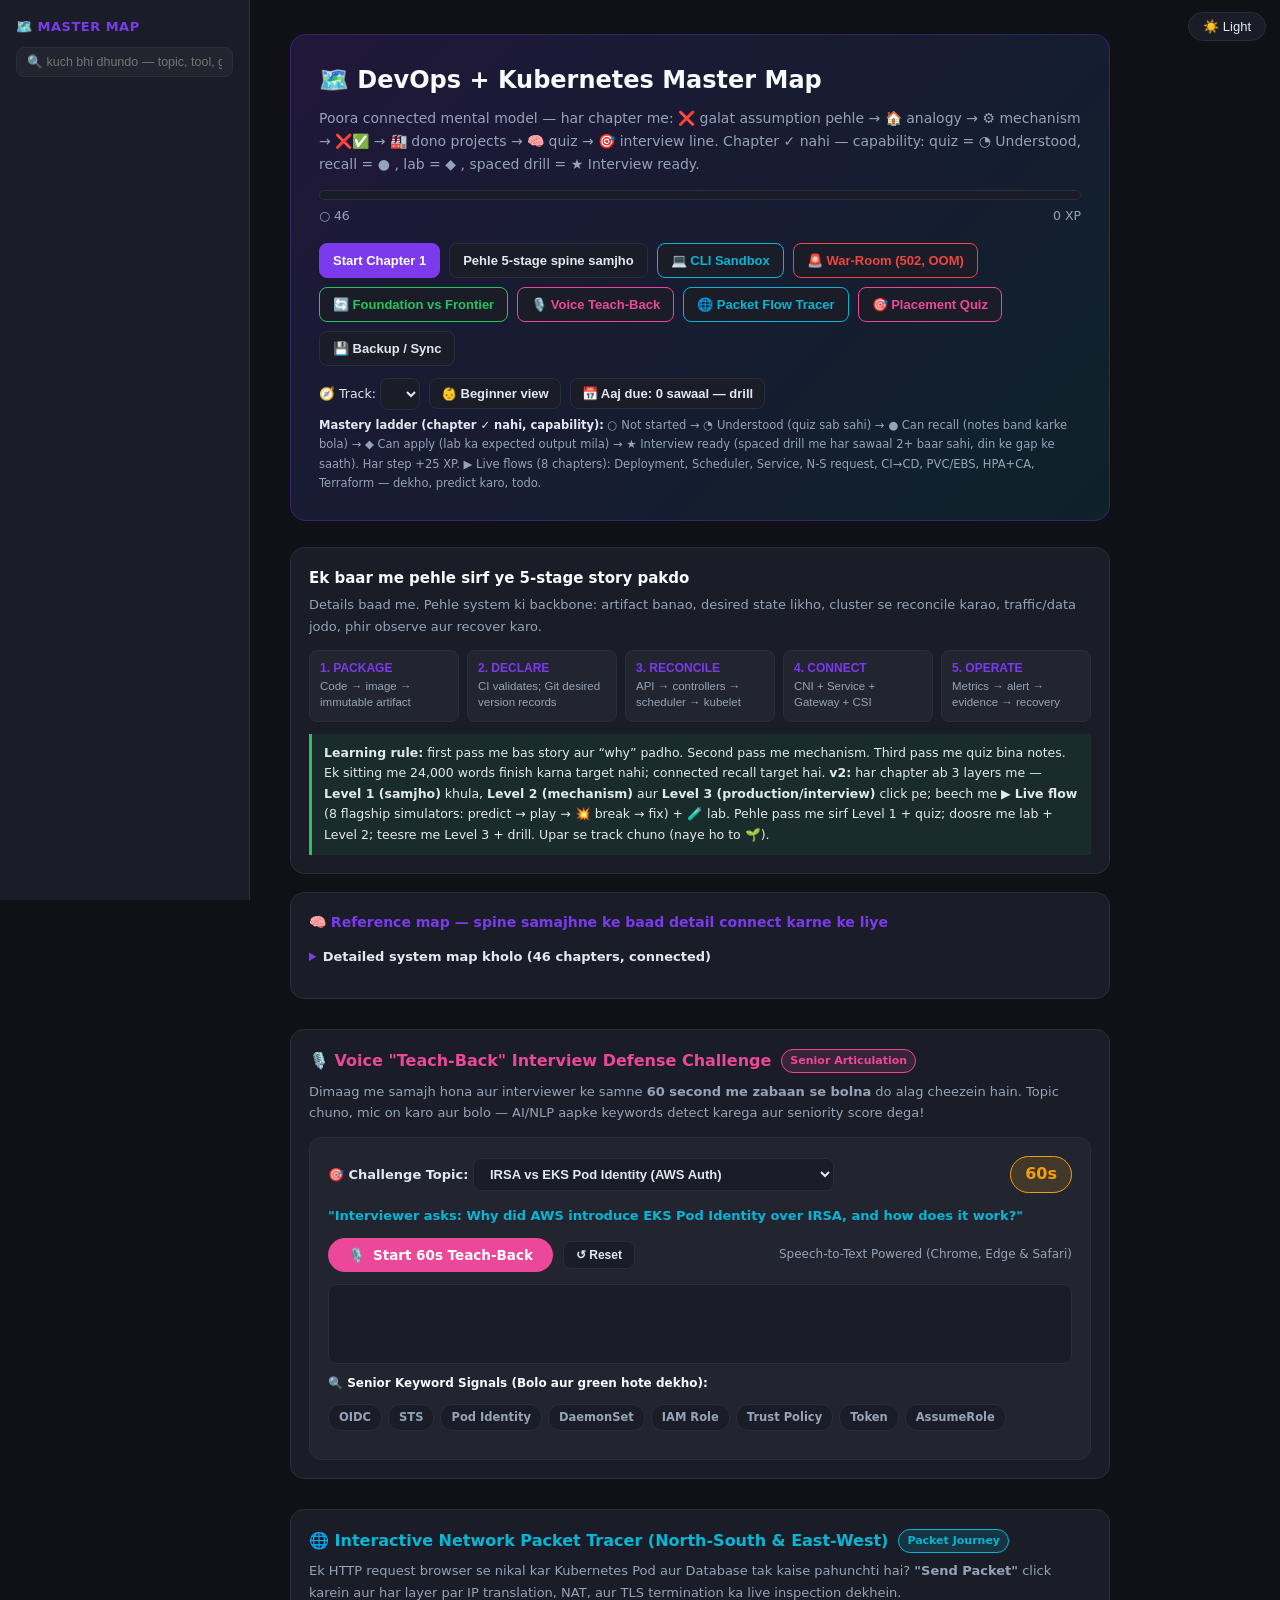
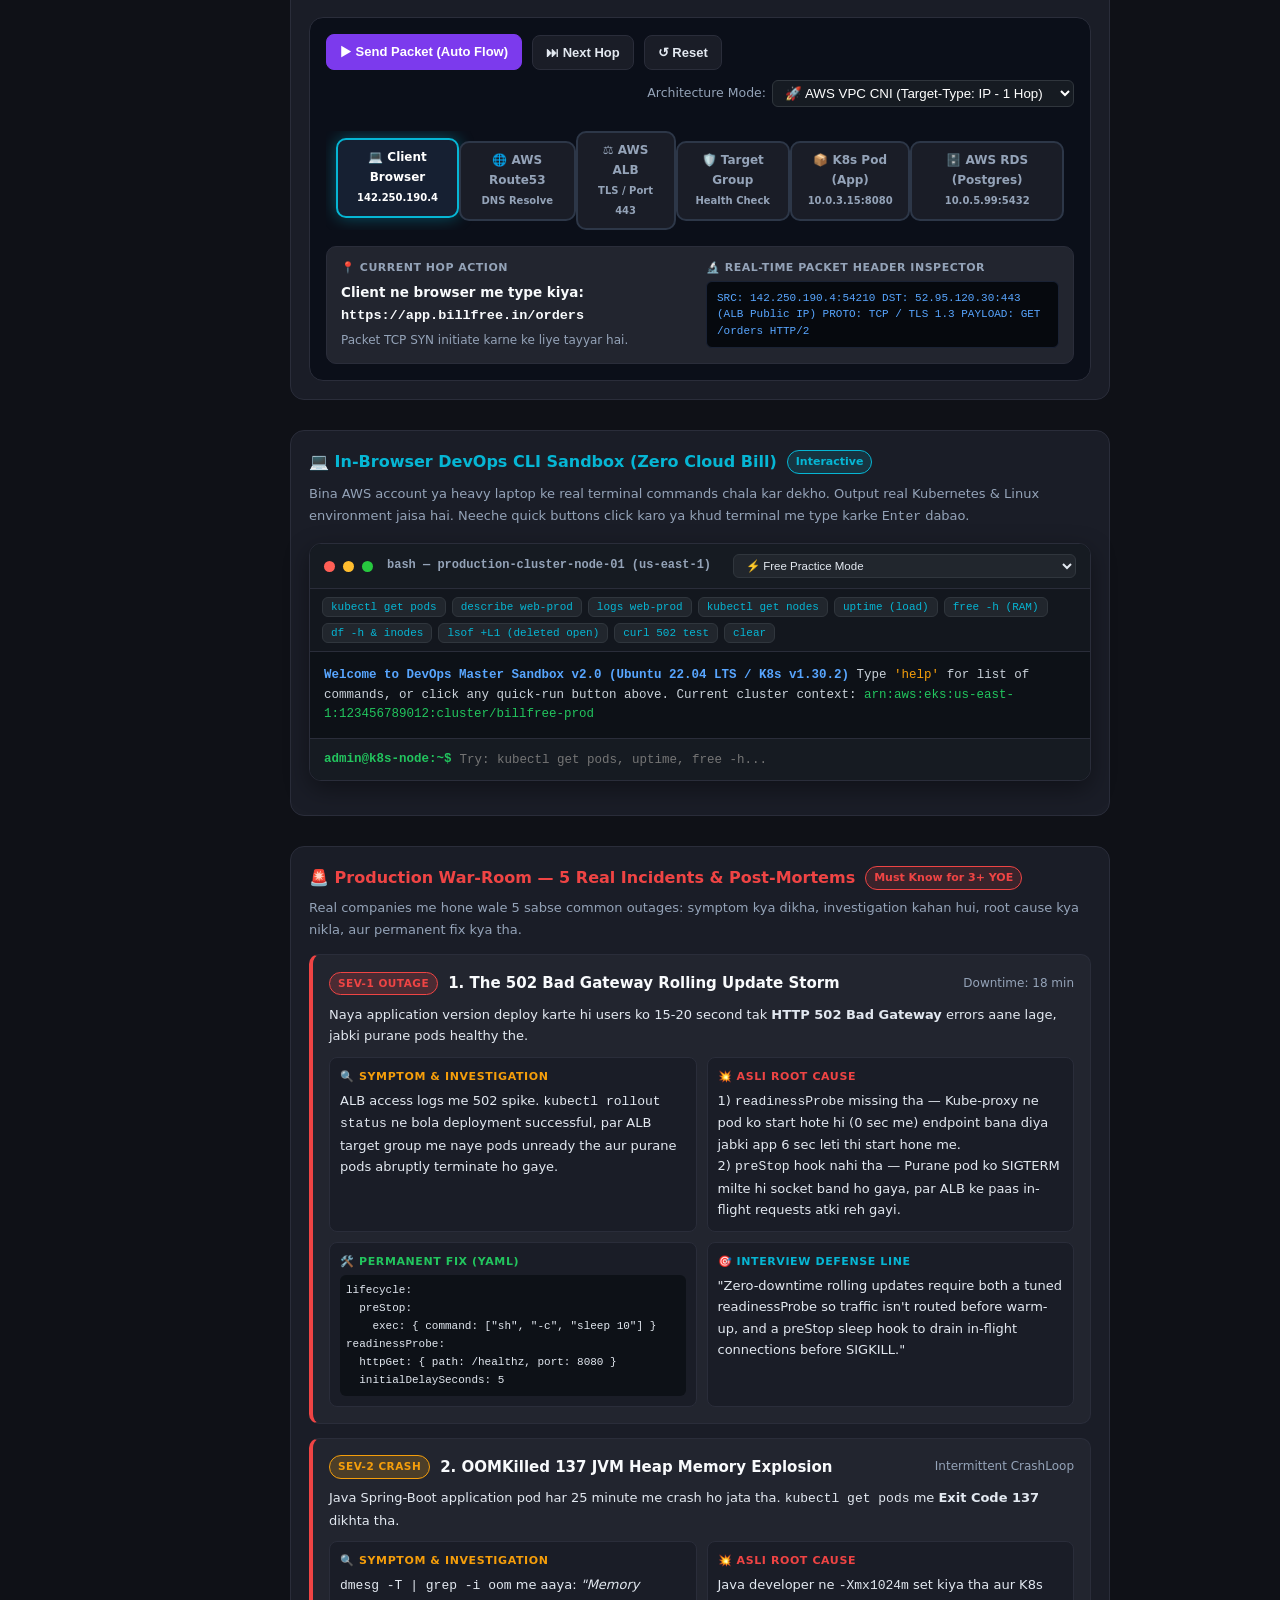
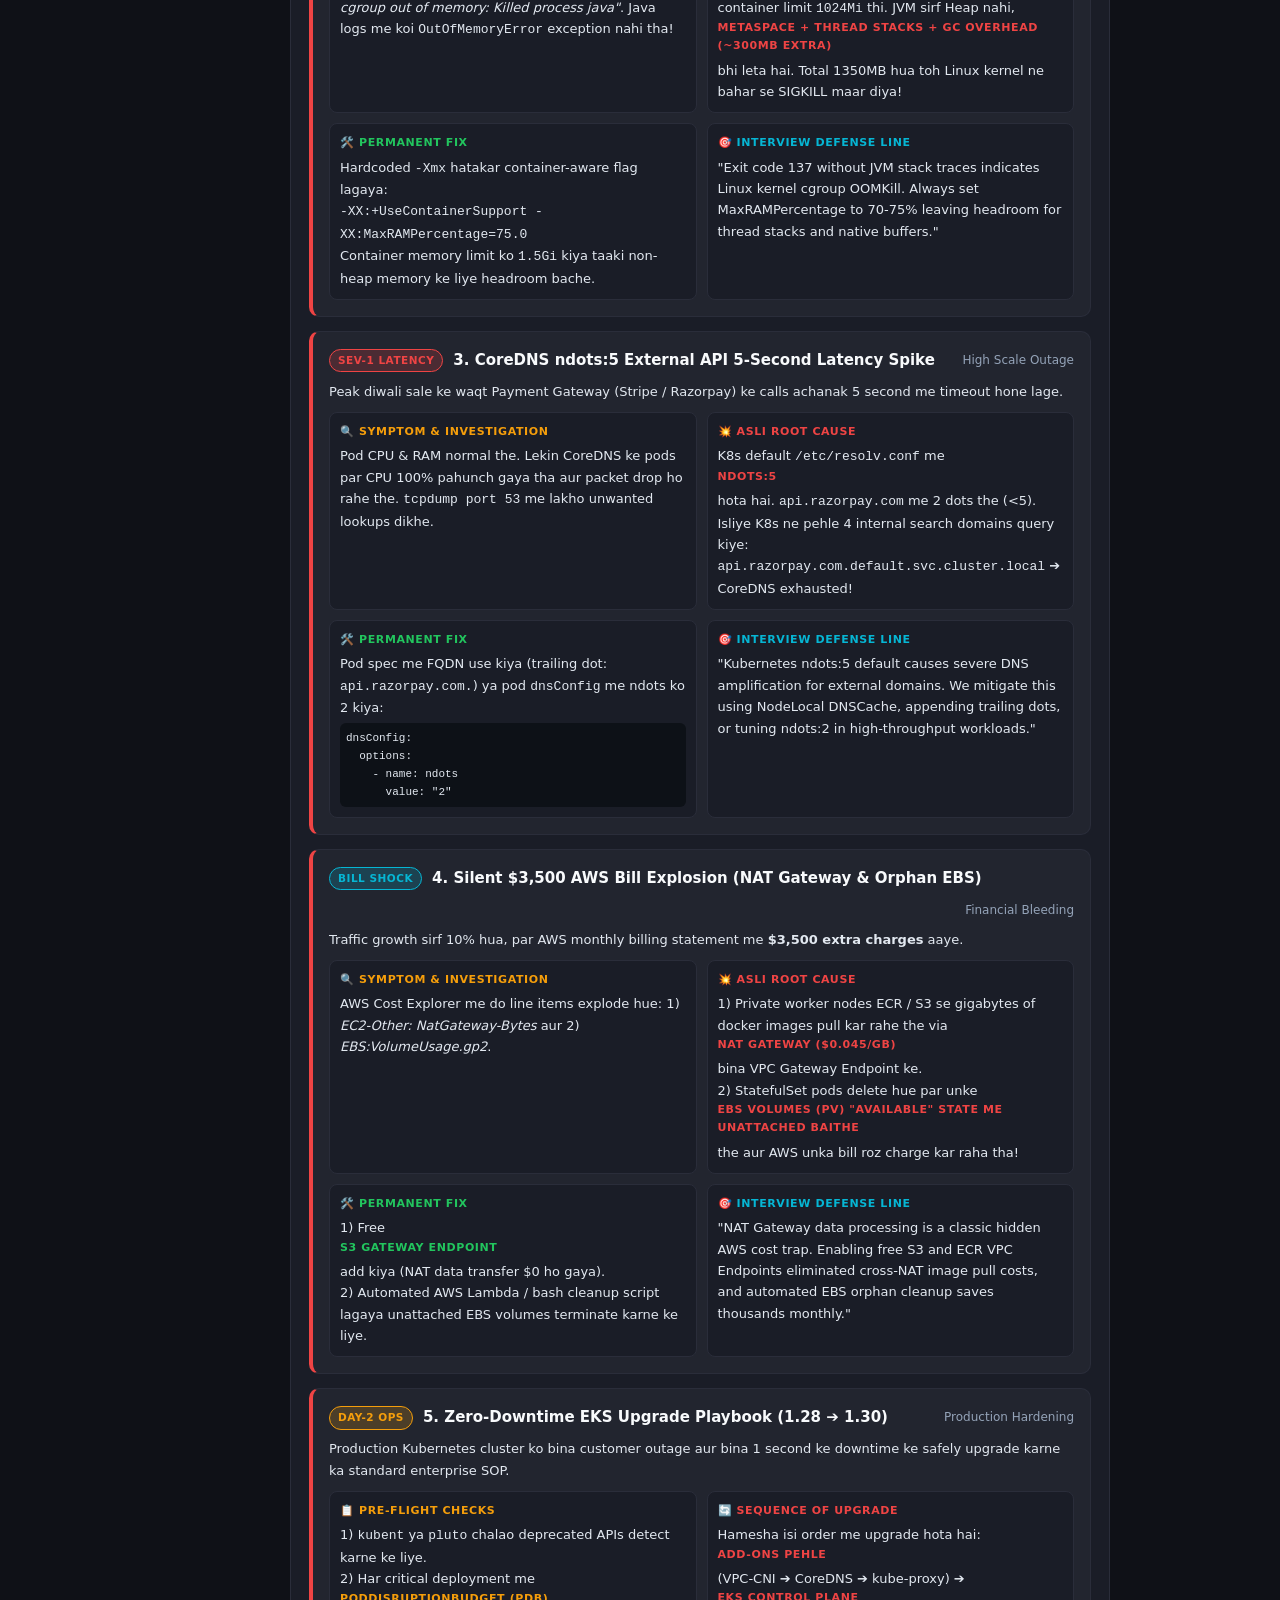
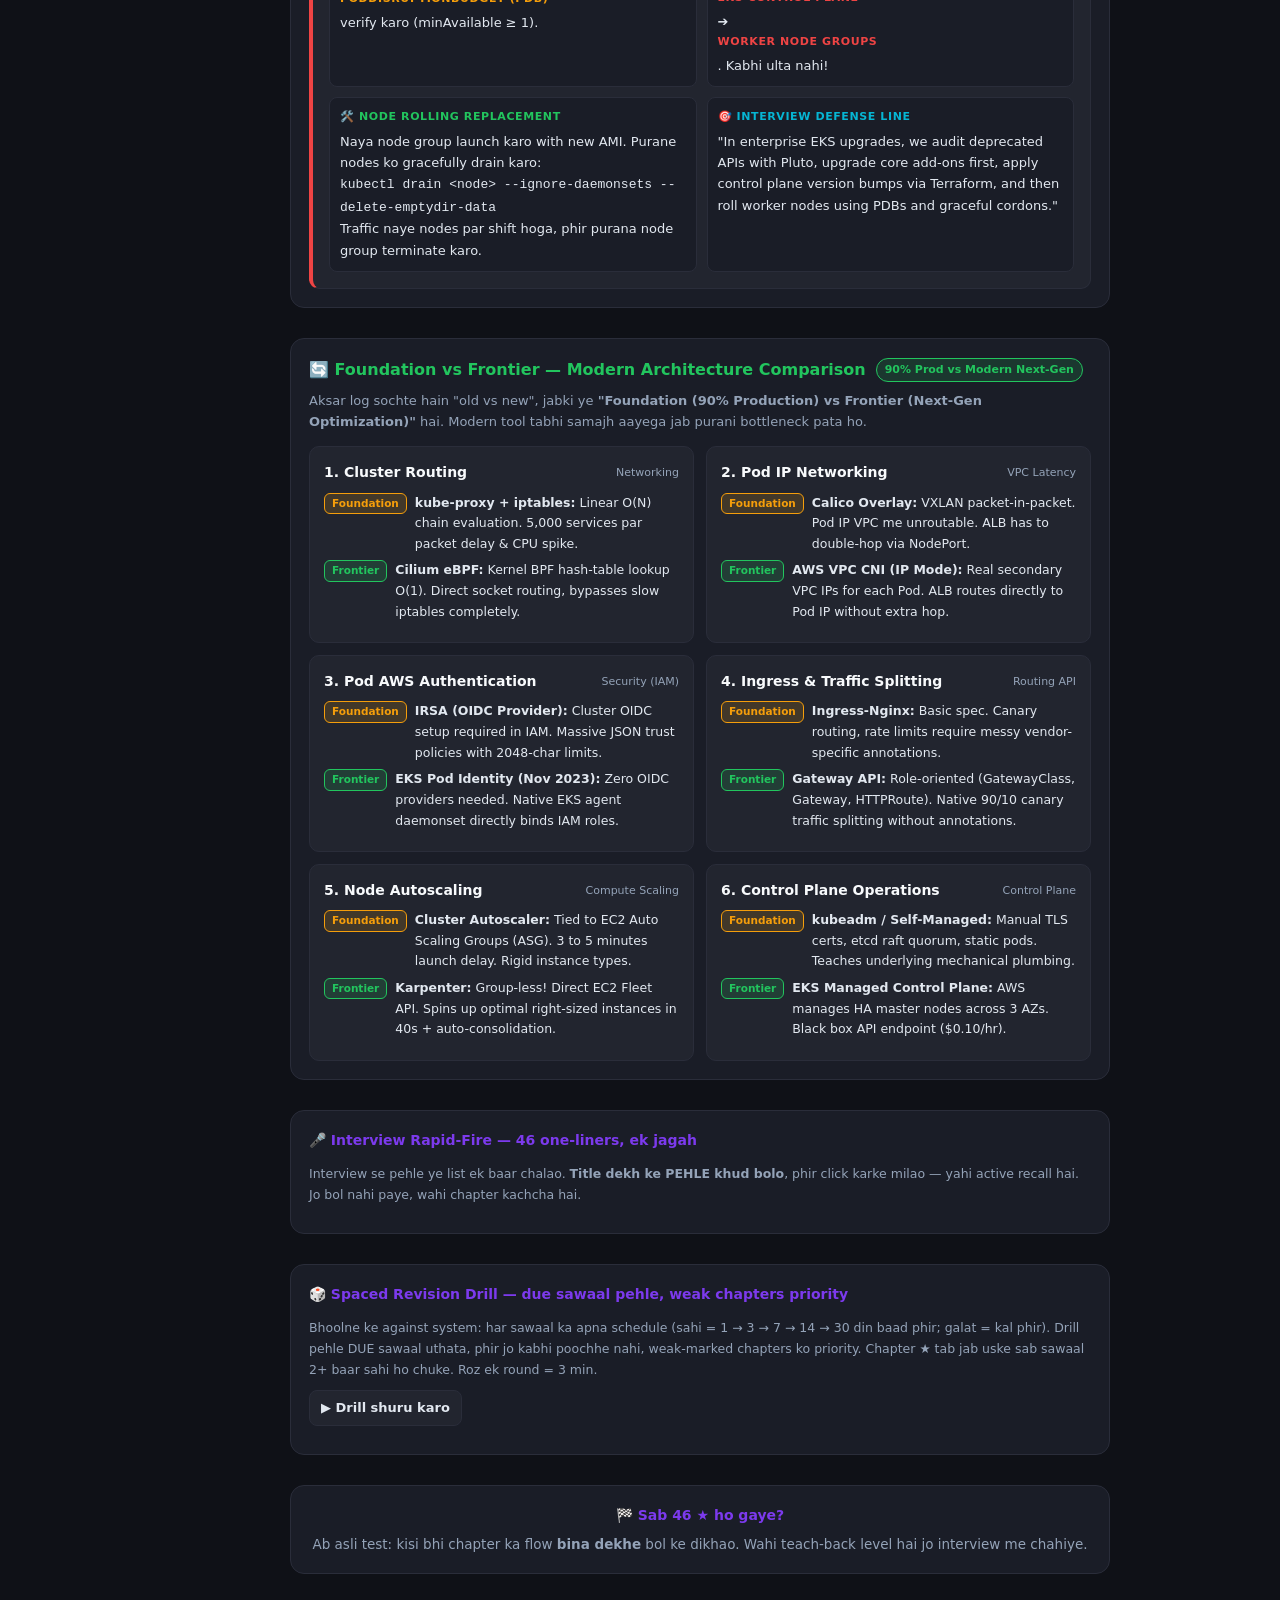
<file: index.html>
<!DOCTYPE html>
<html lang="hi" data-theme="dark">
<head>
  <meta charset="UTF-8">
  <meta name="viewport" content="width=device-width,initial-scale=1">
  <title>DevOps Master Map — Connected Mental Model, Samjho Style</title>
  
  <!-- Modular Design System -->
  <link rel="stylesheet" href="assets/css/main.css">
  <link rel="stylesheet" href="assets/css/modules.css">
  <link rel="stylesheet" href="assets/css/terminal.css">
  <link rel="stylesheet" href="assets/css/tracer.css">
</head>
<body>
<button id="menuBtn" type="button" aria-controls="side" aria-expanded="false" onclick="toggleMenu()">☰ Chapters</button>
<button id="tog" type="button" aria-label="Switch color theme" onclick="tog()">☀️ Light</button>
<div id="backdrop" onclick="toggleMenu(false)"></div>
<nav id="side">
  <div class="brand">🗺️ Master Map</div>
  <input id="filt" aria-label="Search chapters" placeholder="🔍 kuch bhi dhundo — topic, tool, gotcha, command..." oninput="filterNav()" onkeydown="filterKey(event)"><div id="filtcount"></div>
  <div id="navlist"></div>
</nav>
<main>
  <div class="hero">
    <h1>🗺️ DevOps + Kubernetes Master Map</h1>
    <p>Poora connected mental model — har chapter me: ❌ galat assumption pehle → 🏠 analogy → ⚙️ mechanism → ❌✅ → 🏭 dono projects → 🧠 quiz → 🎯 interview line. Chapter ✓ nahi — capability: quiz = ◔ Understood, recall = ● , lab = ◆ , spaced drill = ★ Interview ready.</p>
    <div class="progress-wrap">
      <div class="pbar"><div class="pfill" id="pfill"></div></div>
      <div class="pstats"><span id="pdone">○ 46</span><span id="pxp">0 XP</span></div>
    </div>
        <div class="hero-actions">
      <button class="primary" id="continueBtn" type="button" onclick="continueLearning()">Start Chapter 1</button>
      <button class="secondary" type="button" onclick="go('spine')">Pehle 5-stage spine samjho</button>
      <button class="secondary" type="button" onclick="go('terminal-sandbox')" style="border-color:var(--cyan);color:var(--cyan)">💻 CLI Sandbox</button>
      <button class="secondary" type="button" onclick="go('warroom')" style="border-color:var(--red);color:var(--red)">🚨 War-Room (502, OOM)</button>
      <button class="secondary" type="button" onclick="go('frontier')" style="border-color:var(--green);color:var(--green)">🔄 Foundation vs Frontier</button>
      <button class="secondary" type="button" onclick="go('voice-teachback')" style="border-color:var(--pink);color:var(--pink)">🎙️ Voice Teach-Back</button>
      <button class="secondary" type="button" onclick="go('network-tracer')" style="border-color:var(--cyan);color:var(--cyan)">🌐 Packet Flow Tracer</button>
      <button class="secondary" type="button" onclick="openDiagModal()" style="border-color:var(--pink);color:var(--pink)">🎯 Placement Quiz</button>
      <button class="secondary" type="button" onclick="openSyncModal()">💾 Backup / Sync</button>
    </div>
    <div class="hero-tools"><label>🧭 Track: <select id="trackSel" onchange="setTrack(this.value)"></select></label><button class="secondary" type="button" id="viewBtn" onclick="toggleView()">👶 Beginner view</button><button class="secondary" type="button" onclick="startDrill()">📅 Aaj due: <b id="dueN">0</b> sawaal — drill</button></div>
    <div class="trackdesc" id="trackDesc"></div>
    <div class="ladder-legend"><b>Mastery ladder (chapter ✓ nahi, capability):</b> ○ Not started → ◔ Understood (quiz sab sahi) → ● Can recall (notes band karke bola) → ◆ Can apply (lab ka expected output mila) → ★ Interview ready (spaced drill me har sawaal 2+ baar sahi, din ke gap ke saath). Har step +25 XP. ▶ Live flows (8 chapters): Deployment, Scheduler, Service, N-S request, CI→CD, PVC/EBS, HPA+CA, Terraform — dekho, predict karo, todo.</div>
  </div>

  <section class="spine" id="spine">
    <h3>Ek baar me pehle sirf ye 5-stage story pakdo</h3>
    <p>Details baad me. Pehle system ki backbone: artifact banao, desired state likho, cluster se reconcile karao, traffic/data jodo, phir observe aur recover karo.</p>
    <div class="spine-grid">
      <button class="spine-step" type="button" onclick="go('chdocker')"><strong>1. PACKAGE</strong><span>Code → image → immutable artifact</span></button>
      <button class="spine-step" type="button" onclick="go('ch13')"><strong>2. DECLARE</strong><span>CI validates; Git desired version records</span></button>
      <button class="spine-step" type="button" onclick="go('ch3')"><strong>3. RECONCILE</strong><span>API → controllers → scheduler → kubelet</span></button>
      <button class="spine-step" type="button" onclick="go('ch8')"><strong>4. CONNECT</strong><span>CNI + Service + Gateway + CSI</span></button>
      <button class="spine-step" type="button" onclick="go('chobs')"><strong>5. OPERATE</strong><span>Metrics → alert → evidence → recovery</span></button>
    </div>
    <div class="pass-note"><b>Learning rule:</b> first pass me bas story aur “why” padho. Second pass me mechanism. Third pass me quiz bina notes. Ek sitting me 24,000 words finish karna target nahi; connected recall target hai. <b>v2:</b> har chapter ab 3 layers me — <b>Level 1 (samjho)</b> khula, <b>Level 2 (mechanism)</b> aur <b>Level 3 (production/interview)</b> click pe; beech me ▶ <b>Live flow</b> (8 flagship simulators: predict → play → 💥 break → fix) + 🧪 lab. Pehle pass me sirf Level 1 + quiz; doosre me lab + Level 2; teesre me Level 3 + drill. Upar se track chuno (naye ho to 🌱).</div>
  </section>

  <div class="mapbox">
    <h3>🧠 Reference map — spine samajhne ke baad detail connect karne ke liye</h3>
    <details class="reference-details">
    <summary>Detailed system map kholo (46 chapters, connected)</summary>
    <div class="mrow">
      <div class="mnode" onclick="go('ch1')">🧠 Mental Model</div><span class="marr">→</span>
      <div class="mnode" onclick="go('ch13')">🧑‍💻 Developer</div><span class="marr">→</span>
      <div class="mnode" onclick="go('chgit')">🌿 Git/GitHub</div><span class="marr">→</span>
      <div class="mnode" onclick="go('ch13')">🔨 CI build</div><span class="marr">→</span>
      <div class="mnode" onclick="go('ch13')">📦 Registry (ECR)</div><span class="marr">→</span>
      <div class="mnode" onclick="go('ch14')">📖 GitOps repo</div><span class="marr">→</span>
      <div class="mnode" onclick="go('ch15')">⎈ Helm render</div><span class="marr">→</span>
      <div class="mnode" onclick="go('ch14')">🔄 ArgoCD</div><span class="marr">→</span>
      <div class="mnode" onclick="go('chflow')">🚚 Push→Pod Flow</div>
    </div>
    <div class="mrow">
      <div class="mnode" onclick="go('ch3')">🏛️ API Server</div><span class="marr">→</span>
      <div class="mnode" onclick="go('chapi')">🚪 Request pipeline</div><span class="marr">→</span>
      <div class="mnode" onclick="go('ch4')">🔁 Controllers</div><span class="marr">+</span>
      <div class="mnode" onclick="go('ch7')">🎯 Scheduler</div><span class="marr">+</span>
      <div class="mnode" onclick="go('ch3')">🗄️ etcd</div>
    </div>
    <div class="mrow">
      <div class="mnode" onclick="go('ch5')">🚀 Deployment → RS</div><span class="marr">→</span>
      <div class="mnode" onclick="go('ch3')">🖥️ Node: kubelet → CRI → runtime</div><span class="marr">→</span>
      <div class="mnode" onclick="go('ch2')">📦 Pod (namespaces+cgroups)</div>
      <span class="marr">·</span>
      <div class="mnode" onclick="go('chlinux')">🐧 Linux Ops</div>
      <span class="marr">·</span>
      <div class="mnode" onclick="go('chdocker')">🐳 Docker</div>
      <span class="marr">·</span>
      <div class="mnode" onclick="go('chyaml')">📝 YAML</div>
      <span class="marr">·</span>
      <div class="mnode" onclick="go('ch7b')">📏 Resources (req/lim/QoS)</div>
    </div>
    <div class="mrow">
      <div class="mnode" onclick="go('ch8')">🌐 CNI network</div><span class="marr">·</span>
      <div class="mnode" onclick="go('ch9')">🔍 Service/DNS</div><span class="marr">·</span>
      <div class="mnode" onclick="go('ch6')">💾 Storage CSI</div><span class="marr">·</span>
      <div class="mnode" onclick="go('ch10')">🛎️ Ingress</div><span class="marr">·</span>
      <div class="mnode" onclick="go('ch16')">🛡️ Drain/PDB</div>
    </div>
    <div class="mrow">
      <div class="mnode" onclick="go('chcfg')">🎛️ ConfigMap/Secret</div>
      <span class="marr">·</span>
      <div class="mnode" onclick="go('chprobe')">💓 Probes</div>
      <span class="marr">·</span>
      <div class="mnode" onclick="go('chhpa')">📈 HPA</div>
      <span class="marr">·</span>
      <div class="mnode" onclick="go('chasync')">📨 Async/Campaign</div>
      <span class="marr">·</span>
      <div class="mnode" onclick="go('chscale')">🎇 Isolation/Scale</div>
      <span class="marr">·</span>
      <div class="mnode" onclick="go('chrbac')">🔑 RBAC</div>
      <span class="marr">·</span>
      <div class="mnode" onclick="go('chnetpol')">🧱 NetworkPolicy</div>
    </div>
    <div class="mrow">
      <div class="mnode" onclick="go('chns')">🏷️ NS/Labels</div>
      <span class="marr">·</span>
      <div class="mnode" onclick="go('chwl')">🧰 Workload Types</div>
      <span class="marr">·</span>
      <div class="mnode" onclick="go('chvpa')">📐 VPA/In-place</div>
      <span class="marr">·</span>
      <div class="mnode" onclick="go('ch12')">☁️ AWS VPC</div>
      <span class="marr">·</span>
      <div class="mnode" onclick="go('chtf')">🏗️ Terraform</div>
      <span class="marr">·</span>
      <div class="mnode" onclick="go('chjoin')">🎫 Cert SANs & Node Join</div>
      <span class="marr">·</span>
      <div class="mnode" onclick="go('chinfra')">☁️ ECS vs EKS</div>
      <span class="marr">·</span>
      <div class="mnode" onclick="go('cheks')">🟠 EKS Deep-dive</div>
      <span class="marr">·</span>
      <div class="mnode" onclick="go('chans')">🛠️ Ansible</div>
      <span class="marr">·</span>
      <div class="mnode" onclick="go('chnode')">☁️ CA/Karpenter</div>
      <span class="marr">·</span>
      <div class="mnode" onclick="go('chseccon')">🔒 SecurityContext</div>
      <span class="marr">·</span>
      <div class="mnode" onclick="go('chctx')">🎛️ kubectl Context</div>
      <span class="marr">·</span>
      <div class="mnode" onclick="go('chprod')">🩹 Production Wisdom</div>
      <span class="marr">·</span>
      <div class="mnode" onclick="go('chscan')">🔬 CI Security Scans</div>
    </div>
    <div class="mrow">
      <div class="mnode" onclick="go('ch11')">🧭 Full Request Flow (N-S + E-W)</div><span class="marr">→</span>
      <div class="mnode" onclick="go('chobs')">📊 Observability (RED/SLO)</div><span class="marr">→</span>
      <div class="mnode" onclick="go('ch17')">🚑 Troubleshooting Playbooks</div><span class="marr">→</span>
      <div class="mnode" onclick="go('ch18')">🎤 Interview Framework</div>
    </div>
    <div class="mapnote">5 yaad rakhne wali lines: Controllers RECONCILE · Scheduler PLACES · kubelet RUNS · CNI CONNECTS · Service DISCOVERS — aur aakhri line: METRICS dekho → PLAYBOOK chalao → EXPLAIN karo</div>
    </details>
  </div>

  
  
  <!-- ================= AUDIO TEACH-BACK SIMULATOR ================= -->
  <div class="mapbox" id="voice-teachback">
    <div style="display:flex;align-items:center;gap:10px;margin-bottom:6px">
      <h3 style="margin:0;font-size:16px;color:var(--pink)">🎙️ Voice "Teach-Back" Interview Defense Challenge</h3>
      <span style="font-size:11px;background:rgba(236,72,153,0.15);color:var(--pink);border:1px solid var(--pink);border-radius:12px;padding:2px 8px;font-weight:700">Senior Articulation</span>
    </div>
    <p style="font-size:13px;color:var(--sub);margin-bottom:12px">
      Dimaag me samajh hona aur interviewer ke samne <b>60 second me zabaan se bolna</b> do alag cheezein hain.
      Topic chuno, mic on karo aur bolo — AI/NLP aapke keywords detect karega aur seniority score dega!
    </p>

    <div class="voice-box">
      <div class="voice-header">
        <label style="font-size:13px;font-weight:700">🎯 Challenge Topic:
          <select class="voice-topic-sel" id="voiceTopicSel" onchange="loadVoiceTopic(this.value)">
            <option value="irsa">IRSA vs EKS Pod Identity (AWS Auth)</option>
            <option value="cost5pillars">Mid-Level Production Setup: 5 Pillars & FinOps</option>
            <option value="psasec">PSA Restricted & Kyverno (Runtime Security)</option>
            <option value="entrycmd">Docker ENTRYPOINT vs CMD & Multi-Stage</option>
            <option value="karpenter">Cluster Autoscaler vs Karpenter (Scaling)</option>
            <option value="cilium">kube-proxy iptables vs Cilium eBPF (Networking)</option>
            <option value="container">Container vs Virtual Machine (Linux)</option>
            <option value="502bug">The 502 Rolling Update Outage (Production Triage)</option>
          </select>
        </label>
        <span class="voice-timer-badge" id="voiceTimer">60s</span>
      </div>

      <p id="voiceTopicPrompt" style="font-size:13px;color:var(--cyan);font-weight:600;margin-bottom:10px">
        "Interviewer asks: Why did AWS introduce EKS Pod Identity over IRSA, and how does it work?"
      </p>

      <div class="voice-controls">
        <button class="mic-btn" id="micBtn" onclick="toggleVoiceRecording()">
          <span id="micIco">🎙️</span> <span id="micLabel">Start 60s Teach-Back</span>
        </button>
        <button class="secondary" style="font-size:12px;padding:6px 12px" onclick="resetVoice()">↺ Reset</button>
        <span style="font-size:12px;color:var(--sub);margin-left:auto">Speech-to-Text Powered (Chrome, Edge & Safari)</span>
      </div>

      <div class="voice-transcript" id="voiceTranscript" contenteditable="true" placeholder="Aapki speech yahan real-time transcribe hogi (ya aap khud bhi type/paste karke test kar sakte hain)..."></div>

      <div style="font-size:12px;font-weight:700;color:var(--head);margin-top:10px">
        🔍 Senior Keyword Signals (Bolo aur green hote dekho):
      </div>
      <div class="keyword-pool" id="voiceKeywords"></div>

      <div class="voice-verdict" id="voiceVerdict"></div>
    </div>
  </div>

  <!-- ================= INTERACTIVE NETWORK PACKET TRACER ================= -->
  <div class="mapbox" id="network-tracer">
    <div style="display:flex;align-items:center;gap:10px;margin-bottom:6px">
      <h3 style="margin:0;font-size:16px;color:var(--cyan)">🌐 Interactive Network Packet Tracer (North-South & East-West)</h3>
      <span style="font-size:11px;background:rgba(6,182,212,0.15);color:var(--cyan);border:1px solid var(--cyan);border-radius:12px;padding:2px 8px;font-weight:700">Packet Journey</span>
    </div>
    <p style="font-size:13px;color:var(--sub);margin-bottom:12px">
      Ek HTTP request browser se nikal kar Kubernetes Pod aur Database tak kaise pahunchti hai? 
      <b>"Send Packet"</b> click karein aur har layer par IP translation, NAT, aur TLS termination ka live inspection dekhein.
    </p>

    <div class="tracer-wrap">
      <div class="tracer-controls">
        <button class="primary" onclick="tracerSendPacket()">▶ Send Packet (Auto Flow)</button>
        <button class="secondary" onclick="tracerStepNext()">⏭ Next Hop</button>
        <button class="secondary" onclick="tracerReset()">↺ Reset</button>
        <label style="font-size:12.5px;color:var(--sub);margin-left:auto;display:flex;align-items:center;gap:6px">
          Architecture Mode:
          <select id="tracerMode" style="background:#161b22;color:#fff;border:1px solid #30363d;border-radius:6px;padding:4px 8px" onchange="tracerChangeMode(this.value)">
            <option value="vpc_cni">🚀 AWS VPC CNI (Target-Type: IP - 1 Hop)</option>
            <option value="overlay">🐢 Classic Overlay / NodePort (Double Hop)</option>
          </select>
        </label>
      </div>

      <div class="tracer-stage-track" id="tracerTrack">
        <div class="tracer-node active" id="tn-0">💻 Client Browser<br><small>142.250.190.4</small></div>
        <div class="tracer-node" id="tn-1">🌐 AWS Route53<br><small>DNS Resolve</small></div>
        <div class="tracer-node" id="tn-2">⚖️ AWS ALB<br><small>TLS / Port 443</small></div>
        <div class="tracer-node" id="tn-3">🛡️ Target Group<br><small>Health Check</small></div>
        <div class="tracer-node" id="tn-4">📦 K8s Pod (App)<br><small>10.0.3.15:8080</small></div>
        <div class="tracer-node" id="tn-5">🗄️ AWS RDS (Postgres)<br><small>10.0.5.99:5432</small></div>
      </div>

      <div class="tracer-info-card" id="tracerCard">
        <div>
          <b>📍 Current Hop Action</b>
          <div id="tracerAction" style="font-size:13.5px;color:var(--head);font-weight:600">
            Client ne browser me type kiya: <code>https://app.billfree.in/orders</code>
          </div>
          <div id="tracerDesc" style="font-size:12px;color:var(--sub);margin-top:4px">
            Packet TCP SYN initiate karne ke liye tayyar hai.
          </div>
        </div>
        <div>
          <b>🔬 Real-Time Packet Header Inspector</b>
          <div class="tracer-header-preview" id="tracerHeader">
SRC: 142.250.190.4:54210
DST: 52.95.120.30:443 (ALB Public IP)
PROTO: TCP / TLS 1.3
PAYLOAD: GET /orders HTTP/2
          </div>
        </div>
      </div>
    </div>
  </div>

  <!-- ================= IN-BROWSER TERMINAL SANDBOX ================= -->
  <div class="mapbox" id="terminal-sandbox">
    <div style="display:flex;align-items:center;gap:10px;margin-bottom:8px">
      <h3 style="margin:0;font-size:16px;color:var(--cyan)">💻 In-Browser DevOps CLI Sandbox (Zero Cloud Bill)</h3>
      <span style="font-size:11px;background:rgba(6,182,212,0.15);color:var(--cyan);border:1px solid var(--cyan);border-radius:12px;padding:2px 8px;font-weight:700">Interactive</span>
    </div>
    <p style="font-size:13px;color:var(--sub);margin-bottom:12px">
      Bina AWS account ya heavy laptop ke real terminal commands chala kar dekho. Output real Kubernetes & Linux environment jaisa hai.
      Neeche quick buttons click karo ya khud terminal me type karke <kbd>Enter</kbd> dabao.
    </p>

    <div class="term-container">
      <div class="term-header">
        <span class="term-dot r"></span>
        <span class="term-dot y"></span>
        <span class="term-dot g"></span>
        <span class="term-title">bash — production-cluster-node-01 (us-east-1)</span>
        <select class="term-scenario-sel" id="termScenarioSel" onchange="termLoadScenario(this.value)">
          <option value="free">⚡ Free Practice Mode</option>
          <option value="scen_crash">🚨 Scenario 1: Debug CrashLoopBackOff Pod</option>
          <option value="scen_502">🚨 Scenario 2: Fix 502 Bad Gateway Outage</option>
          <option value="scen_oom">🚨 Scenario 3: OOMKilled 137 Heap Exhaustion</option>
          <option value="scen_disk">🚨 Scenario 4: "Disk Full" Deleted File Hunt</option>
          <option value="scen_psa">🚨 Scenario 5: Kyverno / PSA Restricted Admission Denied</option>
        </select>
      </div>
      <div class="term-quick-btns">
        <button class="term-quick-btn" onclick="termRunCmd('kubectl get pods -o wide')">kubectl get pods</button>
        <button class="term-quick-btn" onclick="termRunCmd('kubectl describe pod web-prod-7f9a')">describe web-prod</button>
        <button class="term-quick-btn" onclick="termRunCmd('kubectl logs web-prod-7f9a')">logs web-prod</button>
        <button class="term-quick-btn" onclick="termRunCmd('kubectl get nodes')">kubectl get nodes</button>
        <button class="term-quick-btn" onclick="termRunCmd('uptime')">uptime (load)</button>
        <button class="term-quick-btn" onclick="termRunCmd('free -h')">free -h (RAM)</button>
        <button class="term-quick-btn" onclick="termRunCmd('df -h && df -i')">df -h & inodes</button>
        <button class="term-quick-btn" onclick="termRunCmd('lsof +L1')">lsof +L1 (deleted open)</button>
        <button class="term-quick-btn" onclick="termRunCmd('curl -I http://order-service')">curl 502 test</button>
        <button class="term-quick-btn" onclick="termRunCmd('clear')">clear</button>
      </div>
      <div class="term-body" id="termOutput">
<span style="color:#58a6ff;font-weight:700">Welcome to DevOps Master Sandbox v2.0 (Ubuntu 22.04 LTS / K8s v1.30.2)</span>
Type <span style="color:var(--yellow)">'help'</span> for list of commands, or click any quick-run button above.
Current cluster context: <span style="color:var(--green)">arn:aws:eks:us-east-1:123456789012:cluster/billfree-prod</span>
      </div>
      <div class="term-input-row">
        <span class="term-prompt">admin@k8s-node:~$</span>
        <input type="text" class="term-input" id="termInput" placeholder="Try: kubectl get pods, uptime, free -h..." autocomplete="off" spellcheck="false" onkeydown="termHandleKey(event)">
      </div>
    </div>
  </div>

  <!-- ================= PRODUCTION WAR-ROOM POST-MORTEM LIBRARY ================= -->
  <div class="mapbox" id="warroom">
    <div style="display:flex;align-items:center;gap:10px;margin-bottom:6px">
      <h3 style="margin:0;font-size:16px;color:var(--red)">🚨 Production War-Room — 5 Real Incidents & Post-Mortems</h3>
      <span style="font-size:11px;background:rgba(239,68,68,0.15);color:var(--red);border:1px solid var(--red);border-radius:12px;padding:2px 8px;font-weight:700">Must Know for 3+ YOE</span>
    </div>
    <p style="font-size:13px;color:var(--sub);margin-bottom:12px">
      Real companies me hone wale 5 sabse common outages: symptom kya dikha, investigation kahan hui, root cause kya nikla, aur permanent fix kya tha.
    </p>

    <div class="incident-grid">
      <!-- Incident 1 -->
      <div class="incident-card">
        <div class="incident-header">
          <span class="incident-badge sev1">SEV-1 OUTAGE</span>
          <span class="incident-title">1. The 502 Bad Gateway Rolling Update Storm</span>
          <span style="margin-left:auto;font-size:12px;color:var(--sub)">Downtime: 18 min</span>
        </div>
        <p style="font-size:13px;color:var(--text)">
          Naya application version deploy karte hi users ko 15-20 second tak <b>HTTP 502 Bad Gateway</b> errors aane lage, jabki purane pods healthy the.
        </p>
        <div class="incident-grid-details">
          <div class="incident-box sym">
            <b>🔍 Symptom & Investigation</b>
            ALB access logs me 502 spike. <code>kubectl rollout status</code> ne bola deployment successful, par ALB target group me naye pods unready the aur purane pods abruptly terminate ho gaye.
          </div>
          <div class="incident-box cause">
            <b>💥 Asli Root Cause</b>
            1) <code>readinessProbe</code> missing tha — Kube-proxy ne pod ko start hote hi (0 sec me) endpoint bana diya jabki app 6 sec leti thi start hone me.<br>
            2) <code>preStop</code> hook nahi tha — Purane pod ko SIGTERM milte hi socket band ho gaya, par ALB ke paas in-flight requests atki reh gayi.
          </div>
          <div class="incident-box fix">
            <b>🛠️ Permanent Fix (YAML)</b>
            <code style="display:block;white-space:pre;font-size:11px;background:#0d1117;padding:6px;border-radius:6px;margin-top:4px">lifecycle:
  preStop:
    exec: { command: ["sh", "-c", "sleep 10"] }
readinessProbe:
  httpGet: { path: /healthz, port: 8080 }
  initialDelaySeconds: 5</code>
          </div>
          <div class="incident-box lesson">
            <b>🎯 Interview Defense Line</b>
            "Zero-downtime rolling updates require both a tuned readinessProbe so traffic isn't routed before warm-up, and a preStop sleep hook to drain in-flight connections before SIGKILL."
          </div>
        </div>
      </div>

      <!-- Incident 2 -->
      <div class="incident-card">
        <div class="incident-header">
          <span class="incident-badge sev2">SEV-2 CRASH</span>
          <span class="incident-title">2. OOMKilled 137 JVM Heap Memory Explosion</span>
          <span style="margin-left:auto;font-size:12px;color:var(--sub)">Intermittent CrashLoop</span>
        </div>
        <p style="font-size:13px;color:var(--text)">
          Java Spring-Boot application pod har 25 minute me crash ho jata tha. <code>kubectl get pods</code> me <b>Exit Code 137</b> dikhta tha.
        </p>
        <div class="incident-grid-details">
          <div class="incident-box sym">
            <b>🔍 Symptom & Investigation</b>
            <code>dmesg -T | grep -i oom</code> me aaya: <i>"Memory cgroup out of memory: Killed process java"</i>. Java logs me koi <code>OutOfMemoryError</code> exception nahi tha!
          </div>
          <div class="incident-box cause">
            <b>💥 Asli Root Cause</b>
            Java developer ne <code>-Xmx1024m</code> set kiya tha aur K8s container limit <code>1024Mi</code> thi. JVM sirf Heap nahi, <b>Metaspace + Thread stacks + GC overhead (~300MB extra)</b> bhi leta hai. Total 1350MB hua toh Linux kernel ne bahar se SIGKILL maar diya!
          </div>
          <div class="incident-box fix">
            <b>🛠️ Permanent Fix</b>
            Hardcoded <code>-Xmx</code> hatakar container-aware flag lagaya:<br>
            <code>-XX:+UseContainerSupport -XX:MaxRAMPercentage=75.0</code><br>
            Container memory limit ko <code>1.5Gi</code> kiya taaki non-heap memory ke liye headroom bache.
          </div>
          <div class="incident-box lesson">
            <b>🎯 Interview Defense Line</b>
            "Exit code 137 without JVM stack traces indicates Linux kernel cgroup OOMKill. Always set MaxRAMPercentage to 70-75% leaving headroom for thread stacks and native buffers."
          </div>
        </div>
      </div>

      <!-- Incident 3 -->
      <div class="incident-card">
        <div class="incident-header">
          <span class="incident-badge sev1">SEV-1 LATENCY</span>
          <span class="incident-title">3. CoreDNS ndots:5 External API 5-Second Latency Spike</span>
          <span style="margin-left:auto;font-size:12px;color:var(--sub)">High Scale Outage</span>
        </div>
        <p style="font-size:13px;color:var(--text)">
          Peak diwali sale ke waqt Payment Gateway (Stripe / Razorpay) ke calls achanak 5 second me timeout hone lage.
        </p>
        <div class="incident-grid-details">
          <div class="incident-box sym">
            <b>🔍 Symptom & Investigation</b>
            Pod CPU & RAM normal the. Lekin CoreDNS ke pods par CPU 100% pahunch gaya tha aur packet drop ho rahe the. <code>tcpdump port 53</code> me lakho unwanted lookups dikhe.
          </div>
          <div class="incident-box cause">
            <b>💥 Asli Root Cause</b>
            K8s default <code>/etc/resolv.conf</code> me <b>ndots:5</b> hota hai. <code>api.razorpay.com</code> me 2 dots the (&lt;5). Isliye K8s ne pehle 4 internal search domains query kiye:
            <code>api.razorpay.com.default.svc.cluster.local</code> ➔ CoreDNS exhausted!
          </div>
          <div class="incident-box fix">
            <b>🛠️ Permanent Fix</b>
            Pod spec me FQDN use kiya (trailing dot: <code>api.razorpay.com.</code>) ya pod <code>dnsConfig</code> me ndots ko 2 kiya:
            <code style="display:block;white-space:pre;font-size:11px;background:#0d1117;padding:6px;border-radius:6px;margin-top:4px">dnsConfig:
  options:
    - name: ndots
      value: "2"</code>
          </div>
          <div class="incident-box lesson">
            <b>🎯 Interview Defense Line</b>
            "Kubernetes ndots:5 default causes severe DNS amplification for external domains. We mitigate this using NodeLocal DNSCache, appending trailing dots, or tuning ndots:2 in high-throughput workloads."
          </div>
        </div>
      </div>

      <!-- Incident 4 -->
      <div class="incident-card">
        <div class="incident-header">
          <span class="incident-badge sev3">BILL SHOCK</span>
          <span class="incident-title">4. Silent $3,500 AWS Bill Explosion (NAT Gateway & Orphan EBS)</span>
          <span style="margin-left:auto;font-size:12px;color:var(--sub)">Financial Bleeding</span>
        </div>
        <p style="font-size:13px;color:var(--text)">
          Traffic growth sirf 10% hua, par AWS monthly billing statement me <b>$3,500 extra charges</b> aaye.
        </p>
        <div class="incident-grid-details">
          <div class="incident-box sym">
            <b>🔍 Symptom & Investigation</b>
            AWS Cost Explorer me do line items explode hue: 1) <i>EC2-Other: NatGateway-Bytes</i> aur 2) <i>EBS:VolumeUsage.gp2</i>.
          </div>
          <div class="incident-box cause">
            <b>💥 Asli Root Cause</b>
            1) Private worker nodes ECR / S3 se gigabytes of docker images pull kar rahe the via <b>NAT Gateway ($0.045/GB)</b> bina VPC Gateway Endpoint ke.<br>
            2) StatefulSet pods delete hue par unke <b>EBS volumes (PV) "Available" state me unattached baithe</b> the aur AWS unka bill roz charge kar raha tha!
          </div>
          <div class="incident-box fix">
            <b>🛠️ Permanent Fix</b>
            1) Free <b>S3 Gateway Endpoint</b> add kiya (NAT data transfer $0 ho gaya).<br>
            2) Automated AWS Lambda / bash cleanup script lagaya unattached EBS volumes terminate karne ke liye.
          </div>
          <div class="incident-box lesson">
            <b>🎯 Interview Defense Line</b>
            "NAT Gateway data processing is a classic hidden AWS cost trap. Enabling free S3 and ECR VPC Endpoints eliminated cross-NAT image pull costs, and automated EBS orphan cleanup saves thousands monthly."
          </div>
        </div>
      </div>

      <!-- Incident 5 -->
      <div class="incident-card">
        <div class="incident-header">
          <span class="incident-badge sev2">DAY-2 OPS</span>
          <span class="incident-title">5. Zero-Downtime EKS Upgrade Playbook (1.28 ➔ 1.30)</span>
          <span style="margin-left:auto;font-size:12px;color:var(--sub)">Production Hardening</span>
        </div>
        <p style="font-size:13px;color:var(--text)">
          Production Kubernetes cluster ko bina customer outage aur bina 1 second ke downtime ke safely upgrade karne ka standard enterprise SOP.
        </p>
        <div class="incident-grid-details">
          <div class="incident-box sym">
            <b>📋 Pre-Flight Checks</b>
            1) <code>kubent</code> ya <code>pluto</code> chalao deprecated APIs detect karne ke liye.<br>
            2) Har critical deployment me <b>PodDisruptionBudget (PDB)</b> verify karo (minAvailable &ge; 1).
          </div>
          <div class="incident-box cause">
            <b>🔄 Sequence of Upgrade</b>
            Hamesha isi order me upgrade hota hai:<br>
            <b>Add-ons pehle</b> (VPC-CNI ➔ CoreDNS ➔ kube-proxy) ➔ <b>EKS Control Plane</b> ➔ <b>Worker Node Groups</b>. Kabhi ulta nahi!
          </div>
          <div class="incident-box fix">
            <b>🛠️ Node Rolling Replacement</b>
            Naya node group launch karo with new AMI. Purane nodes ko gracefully drain karo:<br>
            <code>kubectl drain &lt;node&gt; --ignore-daemonsets --delete-emptydir-data</code><br>
            Traffic naye nodes par shift hoga, phir purana node group terminate karo.
          </div>
          <div class="incident-box lesson">
            <b>🎯 Interview Defense Line</b>
            "In enterprise EKS upgrades, we audit deprecated APIs with Pluto, upgrade core add-ons first, apply control plane version bumps via Terraform, and then roll worker nodes using PDBs and graceful cordons."
          </div>
        </div>
      </div>
    </div>
  </div>

  <!-- ================= FOUNDATION VS FRONTIER MATRIX ================= -->
  <div class="mapbox" id="frontier">
    <div style="display:flex;align-items:center;gap:10px;margin-bottom:6px">
      <h3 style="margin:0;font-size:16px;color:var(--green)">🔄 Foundation vs Frontier — Modern Architecture Comparison</h3>
      <span style="font-size:11px;background:rgba(34,197,94,0.15);color:var(--green);border:1px solid var(--green);border-radius:12px;padding:2px 8px;font-weight:700">90% Prod vs Modern Next-Gen</span>
    </div>
    <p style="font-size:13px;color:var(--sub);margin-bottom:12px">
      Aksar log sochte hain "old vs new", jabki ye <b>"Foundation (90% Production) vs Frontier (Next-Gen Optimization)"</b> hai.
      Modern tool tabhi samajh aayega jab purani bottleneck pata ho.
    </p>

    <div class="frontier-grid">
      <!-- Pair 1 -->
      <div class="frontier-card">
        <div class="frontier-top">
          <span class="frontier-title">1. Cluster Routing</span>
          <span style="font-size:11px;color:var(--sub)">Networking</span>
        </div>
        <div class="frontier-row">
          <span class="frontier-tag old">Foundation</span>
          <span><b>kube-proxy + iptables:</b> Linear O(N) chain evaluation. 5,000 services par packet delay & CPU spike.</span>
        </div>
        <div class="frontier-row">
          <span class="frontier-tag new">Frontier</span>
          <span><b>Cilium eBPF:</b> Kernel BPF hash-table lookup O(1). Direct socket routing, bypasses slow iptables completely.</span>
        </div>
      </div>

      <!-- Pair 2 -->
      <div class="frontier-card">
        <div class="frontier-top">
          <span class="frontier-title">2. Pod IP Networking</span>
          <span style="font-size:11px;color:var(--sub)">VPC Latency</span>
        </div>
        <div class="frontier-row">
          <span class="frontier-tag old">Foundation</span>
          <span><b>Calico Overlay:</b> VXLAN packet-in-packet. Pod IP VPC me unroutable. ALB has to double-hop via NodePort.</span>
        </div>
        <div class="frontier-row">
          <span class="frontier-tag new">Frontier</span>
          <span><b>AWS VPC CNI (IP Mode):</b> Real secondary VPC IPs for each Pod. ALB routes directly to Pod IP without extra hop.</span>
        </div>
      </div>

      <!-- Pair 3 -->
      <div class="frontier-card">
        <div class="frontier-top">
          <span class="frontier-title">3. Pod AWS Authentication</span>
          <span style="font-size:11px;color:var(--sub)">Security (IAM)</span>
        </div>
        <div class="frontier-row">
          <span class="frontier-tag old">Foundation</span>
          <span><b>IRSA (OIDC Provider):</b> Cluster OIDC setup required in IAM. Massive JSON trust policies with 2048-char limits.</span>
        </div>
        <div class="frontier-row">
          <span class="frontier-tag new">Frontier</span>
          <span><b>EKS Pod Identity (Nov 2023):</b> Zero OIDC providers needed. Native EKS agent daemonset directly binds IAM roles.</span>
        </div>
      </div>

      <!-- Pair 4 -->
      <div class="frontier-card">
        <div class="frontier-top">
          <span class="frontier-title">4. Ingress & Traffic Splitting</span>
          <span style="font-size:11px;color:var(--sub)">Routing API</span>
        </div>
        <div class="frontier-row">
          <span class="frontier-tag old">Foundation</span>
          <span><b>Ingress-Nginx:</b> Basic spec. Canary routing, rate limits require messy vendor-specific annotations.</span>
        </div>
        <div class="frontier-row">
          <span class="frontier-tag new">Frontier</span>
          <span><b>Gateway API:</b> Role-oriented (GatewayClass, Gateway, HTTPRoute). Native 90/10 canary traffic splitting without annotations.</span>
        </div>
      </div>

      <!-- Pair 5 -->
      <div class="frontier-card">
        <div class="frontier-top">
          <span class="frontier-title">5. Node Autoscaling</span>
          <span style="font-size:11px;color:var(--sub)">Compute Scaling</span>
        </div>
        <div class="frontier-row">
          <span class="frontier-tag old">Foundation</span>
          <span><b>Cluster Autoscaler:</b> Tied to EC2 Auto Scaling Groups (ASG). 3 to 5 minutes launch delay. Rigid instance types.</span>
        </div>
        <div class="frontier-row">
          <span class="frontier-tag new">Frontier</span>
          <span><b>Karpenter:</b> Group-less! Direct EC2 Fleet API. Spins up optimal right-sized instances in 40s + auto-consolidation.</span>
        </div>
      </div>

      <!-- Pair 6 -->
      <div class="frontier-card">
        <div class="frontier-top">
          <span class="frontier-title">6. Control Plane Operations</span>
          <span style="font-size:11px;color:var(--sub)">Control Plane</span>
        </div>
        <div class="frontier-row">
          <span class="frontier-tag old">Foundation</span>
          <span><b>kubeadm / Self-Managed:</b> Manual TLS certs, etcd raft quorum, static pods. Teaches underlying mechanical plumbing.</span>
        </div>
        <div class="frontier-row">
          <span class="frontier-tag new">Frontier</span>
          <span><b>EKS Managed Control Plane:</b> AWS manages HA master nodes across 3 AZs. Black box API endpoint ($0.10/hr).</span>
        </div>
      </div>
    </div>
  </div>

  <div id="chapters"></div>

  <div class="mapbox" id="rapid">
    <h3>🎤 Interview Rapid-Fire — 46 one-liners, ek jagah</h3>
    <p style="font-size:12.5px;color:var(--sub);margin:0 0 10px">Interview se pehle ye list ek baar chalao. <b>Title dekh ke PEHLE khud bolo</b>, phir click karke milao — yahi active recall hai. Jo bol nahi paye, wahi chapter kachcha hai.</p>
    <div id="rapidlist"></div>
  </div>

  <div class="mapbox" id="drill">
    <h3>🎲 Spaced Revision Drill — due sawaal pehle, weak chapters priority</h3>
    <p style="font-size:12.5px;color:var(--sub);margin:0 0 10px">Bhoolne ke against system: har sawaal ka apna schedule (sahi = 1 → 3 → 7 → 14 → 30 din baad phir; galat = kal phir). Drill pehle DUE sawaal uthata, phir jo kabhi poochhe nahi, weak-marked chapters ko priority. Chapter ★ tab jab uske sab sawaal 2+ baar sahi ho chuke. Roz ek round = 3 min.</p>
    <div class="mnode" onclick="startDrill()" style="display:inline-block;font-size:13px">▶ Drill shuru karo</div>
    <span id="drillscore" style="margin-left:10px;font-size:13px;color:var(--sub)"></span>
    <div id="drillinfo"></div>
    <div id="drillbody" style="margin-top:10px"></div>
  </div>

  <div class="mapbox" style="text-align:center">
    <h3 style="margin-bottom:6px">🏁 Sab 46 ★ ho gaye?</h3>
    <p style="font-size:13.5px;color:var(--sub)">Ab asli test: kisi bhi chapter ka flow <b>bina dekhe</b> bol ke dikhao. Wahi teach-back level hai jo interview me chahiye.</p>
  </div>
</main>
<div class="toast" id="toast"></div>

  <!-- Data Layer -->
  <script src="assets/js/data/chapters.js"></script>
  <script src="assets/js/data/labs.js"></script>
  <script src="assets/js/data/tracks.js"></script>
  <script src="assets/js/data/simulators.js"></script>

  <!-- Service Engines -->
  <script src="assets/js/services/sim-engine.js"></script>
  <script src="assets/js/services/drill-service.js"></script>
  <script src="assets/js/services/terminal-service.js"></script>
  <script src="assets/js/services/voice-service.js"></script>
  <script src="assets/js/services/tracer-service.js"></script>

  <!-- Core App Controller -->
  <script src="assets/js/app.js"></script>
</body>
</html>
</file>
<file: assets/css/main.css>
:root{
  --bg:#0f1117;--card:#1a1d27;--card2:#22252f;--border:#2a2d3a;--accent:#7c3aed;
  --green:#22c55e;--red:#ef4444;--yellow:#f59e0b;--blue:#3b82f6;--cyan:#06b6d4;--pink:#ec4899;--orange:#f97316;
  --text:#e2e8f0;--sub:#94a3b8;--head:#f8fafc;
}
[data-theme="light"]{
  --bg:#f4f5fb;--card:#ffffff;--card2:#eef0f8;--border:#dfe3f0;--accent:#7c3aed;
  --green:#16a34a;--red:#dc2626;--yellow:#b45309;--blue:#2563eb;--cyan:#0891b2;--pink:#db2777;--orange:#ea580c;
  --text:#1e293b;--sub:#64748b;--head:#0f172a;
}
*{box-sizing:border-box;margin:0;padding:0}
html{scroll-behavior:smooth}
body{font-family:'Segoe UI',system-ui,sans-serif;background:var(--bg);color:var(--text);line-height:1.65;display:flex;min-height:100vh;overflow-x:hidden}
#tog{position:fixed;top:12px;right:14px;background:var(--card);border:1px solid var(--border);border-radius:20px;padding:6px 14px;cursor:pointer;font-size:13px;color:var(--text);z-index:200}
#menuBtn{display:none;position:fixed;top:12px;left:12px;background:var(--card);border:1px solid var(--border);border-radius:8px;padding:7px 11px;color:var(--text);font-weight:700;z-index:220}
#backdrop{display:none}

/* SIDEBAR */
#side{width:250px;flex-shrink:0;background:var(--card);border-right:1px solid var(--border);position:sticky;top:0;height:100vh;overflow-y:auto;padding:16px 0 30px}
#side .brand{font-size:13px;font-weight:800;color:var(--accent);padding:0 16px 10px;letter-spacing:.5px;text-transform:uppercase}
#side input{width:calc(100% - 32px);margin:0 16px 10px;background:var(--card2);border:1px solid var(--border);border-radius:8px;padding:7px 10px;color:var(--text);font-size:12.5px}
#side .grp{font-size:10px;color:var(--sub);padding:12px 16px 4px;text-transform:uppercase;letter-spacing:.8px}
#side a{display:flex;align-items:center;gap:8px;padding:6px 16px;font-size:12.5px;color:var(--sub);text-decoration:none;border-left:2px solid transparent}
#side a:hover,#side a.active{color:var(--text);border-left-color:var(--accent);background:rgba(124,58,237,.08)}
#side a .tick{margin-left:auto;font-size:11px;color:var(--green)}
#side a.hit{color:var(--text);border-left-color:var(--accent);background:rgba(124,58,237,.10)}
#filtcount{font-size:10.5px;color:var(--sub);padding:0 16px 8px;min-height:14px}
.ch.flash{box-shadow:0 0 0 2px var(--accent);transition:box-shadow .3s}
main{flex:1;min-width:0;max-width:900px;padding:34px 40px 90px}

/* HERO */
.hero{background:linear-gradient(135deg,rgba(124,58,237,.16),rgba(6,182,212,.10));border:1px solid rgba(124,58,237,.3);border-radius:16px;padding:26px 28px;margin-bottom:26px}
.hero h1{font-size:24px;color:var(--head);margin-bottom:6px}
.hero p{color:var(--sub);font-size:14px}
.progress-wrap{margin-top:14px}
.pbar{height:10px;background:var(--card);border:1px solid var(--border);border-radius:6px;overflow:hidden}
.pfill{height:100%;width:0;background:linear-gradient(90deg,var(--accent),var(--cyan));transition:.4s}
.pstats{display:flex;justify-content:space-between;font-size:12.5px;color:var(--sub);margin-top:6px}
.hero-actions{display:flex;flex-wrap:wrap;gap:9px;margin-top:16px}
.primary,.secondary{border-radius:8px;padding:9px 13px;font-weight:750;font-size:13px;cursor:pointer}
.primary{border:1px solid var(--accent);background:var(--accent);color:#fff}
.secondary{border:1px solid var(--border);background:var(--card);color:var(--text)}

/* FIRST-PASS SPINE */
.spine{background:var(--card);border:1px solid var(--border);border-radius:14px;padding:18px;margin-bottom:18px}
.spine h3{font-size:15px;color:var(--head);margin-bottom:4px}
.spine>p{font-size:13px;color:var(--sub);margin-bottom:13px}
.spine-grid{display:grid;grid-template-columns:repeat(5,minmax(0,1fr));gap:8px}
.spine-step{border:1px solid var(--border);background:var(--card2);border-radius:8px;padding:10px;cursor:pointer;text-align:left;color:var(--text)}
.spine-step strong{display:block;color:var(--accent);font-size:12px;margin-bottom:3px}
.spine-step span{display:block;font-size:11.5px;line-height:1.4;color:var(--sub)}
.pass-note{margin-top:12px;border-left:3px solid var(--green);padding:9px 12px;background:rgba(34,197,94,.08);font-size:12.5px}

/* MASTER MAP */
.mapbox{background:var(--card);border:1px solid var(--border);border-radius:14px;padding:18px;margin-bottom:30px}
.mapbox h3{font-size:14px;color:var(--accent);margin-bottom:12px}
.reference-details>summary{cursor:pointer;color:var(--text);font-weight:750;font-size:13px;margin:2px 0 13px}
.reference-details>summary::marker{color:var(--accent)}
.mrow{display:flex;flex-wrap:wrap;gap:6px;align-items:center;justify-content:center;margin-bottom:6px}
.mnode{background:var(--card2);border:1.5px solid var(--border);border-radius:8px;padding:6px 11px;font-size:11.5px;cursor:pointer;transition:.15s;font-weight:600}
.mnode:hover{border-color:var(--accent);color:var(--accent)}
.marr{color:var(--sub);font-size:15px}
.mapnote{text-align:center;font-size:11px;color:var(--sub);margin-top:8px}

/* CHAPTER */
.ch{background:var(--card);border:1px solid var(--border);border-radius:16px;padding:26px;margin:26px 0;scroll-margin-top:20px}
.ch-head{display:flex;align-items:center;gap:12px;margin-bottom:14px}
.ch-head .ico{font-size:30px}
.ch-head h2{font-size:20px;color:var(--head)}
.ch-head .donechip{margin-left:auto;font-size:12px;font-weight:700;color:var(--green);border:1px solid var(--green);border-radius:14px;padding:3px 10px;display:none}
.ch.done .donechip{display:inline-block}
.bridge{display:grid;grid-template-columns:auto 1fr;gap:5px 12px;background:rgba(124,58,237,.08);border:1px solid rgba(124,58,237,.26);border-radius:10px;padding:11px 13px;margin-bottom:14px;font-size:13px}
.bridge .pos{grid-row:1/3;align-self:center;background:var(--accent);color:#fff;border-radius:16px;padding:4px 9px;font-size:11px;font-weight:800;white-space:nowrap}
.bridge b{color:var(--head)}
.bridge span:last-child{color:var(--sub)}
.concept-flow{background:var(--card2);border:1px solid var(--border);border-radius:10px;padding:11px 12px;margin:0 0 14px}
.concept-flow .blk-label{color:var(--cyan);margin-bottom:8px}
.concept-track{display:flex;align-items:stretch;gap:7px;list-style:none;overflow-x:auto;padding:2px 1px 8px;scrollbar-width:thin}
.concept-step{position:relative;display:flex;align-items:center;justify-content:center;flex:1 0 105px;min-height:48px;padding:7px 9px;border:1px solid var(--border);border-radius:8px;background:var(--card);font-size:11.5px;line-height:1.35;text-align:center;font-weight:700}
.concept-step:not(:last-child){margin-right:14px}
.concept-step:not(:last-child)::after{content:'→';position:absolute;right:-19px;color:var(--cyan);font-size:16px;font-weight:800}
.concept-step:first-child{border-color:var(--accent)}
.concept-step:last-child{border-color:var(--green)}
.blk{margin:14px 0}
.blk-label{font-size:11px;font-weight:800;letter-spacing:.8px;text-transform:uppercase;margin-bottom:6px}
.wrongbox{background:rgba(239,68,68,.09);border-left:3px solid var(--red);border-radius:0 10px 10px 0;padding:12px 15px;font-size:14.5px}
.wrongbox .blk-label{color:var(--red)}
.anabox{background:rgba(6,182,212,.08);border-left:3px solid var(--cyan);border-radius:0 10px 10px 0;padding:12px 15px;font-size:14.5px}
.anabox .blk-label{color:var(--cyan)}
.mech{font-size:14.5px}
.mech .blk-label{color:var(--accent)}
.flow{display:flex;flex-wrap:wrap;gap:6px;align-items:center;margin:10px 0}
.fb{background:var(--card2);border:1px solid var(--border);border-radius:8px;padding:7px 11px;font-size:12px;text-align:center}
.fb.hl{border-color:var(--accent);color:var(--accent);font-weight:700}
.fb.g{border-color:var(--green);color:var(--green);font-weight:700}
.fb.r{border-color:var(--red);color:var(--red);font-weight:700}
.fa{color:var(--sub);font-size:16px}
table{width:100%;border-collapse:collapse;margin:10px 0;font-size:13px}
th{background:rgba(124,58,237,.16);color:var(--head);padding:8px 10px;text-align:left}
td{padding:8px 10px;border-bottom:1px solid var(--border);vertical-align:top}
tr:last-child td{border-bottom:none}
.gs td:first-child{color:var(--red)}
.gs td:last-child{color:var(--green)}
.projbox{display:grid;grid-template-columns:1fr 1fr;gap:10px;margin:10px 0}
.projcard{background:var(--card2);border-radius:10px;padding:12px;font-size:13px;border-top:3px solid var(--cyan)}
.projcard.bf{border-top-color:var(--orange)}
.projcard b{display:block;margin-bottom:4px;font-size:12.5px}
pre{background:#0d1117;border:1px solid var(--border);border-radius:10px;padding:12px;overflow-x:auto;font-size:12px;line-height:1.6;margin:10px 0;color:#c9d1d9}
code{font-family:'Cascadia Code',Consolas,monospace}
.oneliner{background:linear-gradient(135deg,rgba(34,197,94,.13),rgba(6,182,212,.08));border:1px solid rgba(34,197,94,.3);border-radius:10px;padding:12px 15px;font-size:14.5px;margin:12px 0}
.oneliner .blk-label{color:var(--green)}
details.recall{background:var(--card2);border:1px solid var(--border);border-radius:10px;padding:10px 14px;margin:12px 0;font-size:13.5px}
details.recall summary{cursor:pointer;font-weight:700;color:var(--yellow)}
details.recall div{margin-top:8px;color:var(--sub)}
details.recall ol{padding-left:20px;margin-top:8px;color:var(--sub)}
.chapter-nav{display:flex;justify-content:space-between;gap:10px;margin-top:16px;padding-top:14px;border-top:1px solid var(--border)}
.chapter-nav button{max-width:48%;border:1px solid var(--border);background:var(--card2);color:var(--text);padding:8px 11px;border-radius:8px;cursor:pointer;text-align:left;font-size:12px}
.chapter-nav button:last-child{text-align:right;margin-left:auto}

/* QUIZ */
.quiz{background:var(--card2);border:1px solid var(--border);border-radius:12px;padding:14px;margin:12px 0}
.quiz .blk-label{color:var(--pink)}
.qq{margin:10px 0}
.qq .qt{font-size:13.5px;font-weight:700;margin-bottom:7px}
.qopts{display:flex;flex-wrap:wrap;gap:7px}
.qo{padding:6px 12px;border-radius:16px;border:1px solid var(--border);cursor:pointer;font-size:12.5px;line-height:1.45;transition:.15s;background:var(--card);color:var(--text);font-family:inherit}
.qo:hover{border-color:var(--accent);color:var(--accent)}
.qo.ok{background:rgba(34,197,94,.18);border-color:var(--green);color:var(--green);font-weight:700}
.qo.no{background:rgba(239,68,68,.18);border-color:var(--red);color:var(--red)}
.qexp{display:none;margin-top:7px;font-size:12.5px;padding:8px 10px;border-radius:8px}

.toast{position:fixed;bottom:24px;left:50%;transform:translateX(-50%) translateY(80px);background:var(--card);border:1px solid var(--green);color:var(--green);padding:10px 22px;border-radius:24px;font-weight:700;font-size:14px;transition:.35s;z-index:300;opacity:0}
.toast.show{transform:translateX(-50%) translateY(0);opacity:1}

button:focus-visible,a:focus-visible,input:focus-visible,.mnode:focus-visible,summary:focus-visible{outline:3px solid var(--cyan);outline-offset:2px}
@media(max-width:780px){
  html,body{width:100%;max-width:100%;overflow-x:hidden}
  body{display:block}
  #menuBtn{display:block}
  #side{display:block;position:fixed;z-index:210;transform:translateX(-105%);transition:transform .22s ease;box-shadow:8px 0 30px rgba(0,0,0,.35)}
  #side.open{transform:translateX(0)}
  #backdrop.open{display:block;position:fixed;inset:0;background:rgba(0,0,0,.5);z-index:205}
  main{display:block;flex:none;width:100%;min-width:0;max-width:100%;overflow:hidden;padding:62px 12px 70px}
  .hero,.spine,.mapbox,.ch{width:100%;min-width:0;max-width:100%}
  .hero{padding:19px 16px;border-radius:10px}.hero h1{font-size:20px;line-height:1.25;overflow-wrap:anywhere}.hero p{font-size:13px;overflow-wrap:anywhere}
  .hero-actions{display:grid;grid-template-columns:1fr}.hero-actions button{width:100%;white-space:normal}
  .spine-grid{grid-template-columns:1fr}.spine-step{display:grid;grid-template-columns:64px 1fr;gap:8px;align-items:center}
  .mapbox{padding:14px 10px}.mrow{justify-content:flex-start;flex-wrap:nowrap;overflow-x:auto;padding:2px 0 8px}.mnode{flex:0 0 auto}.marr{flex:0 0 auto}
  .ch{padding:18px 14px;border-radius:10px;margin:18px 0}.ch-head{align-items:flex-start}.ch-head h2{font-size:18px;line-height:1.3}.ch-head .ico{font-size:24px}.donechip{white-space:nowrap}
  .bridge{grid-template-columns:1fr}.bridge .pos{grid-row:auto;justify-self:start}
  .concept-step{flex-basis:118px}
  .projbox{grid-template-columns:1fr}
  .blk{overflow-wrap:anywhere}table{display:block;overflow-x:auto;white-space:normal}th,td{min-width:145px}
  .qopts{display:grid;grid-template-columns:1fr}.qo{text-align:left;border-radius:8px;width:100%}
  .chapter-nav{flex-direction:column}.chapter-nav button{max-width:100%;width:100%}.chapter-nav button:last-child{text-align:left}
}
@media(prefers-reduced-motion:reduce){html{scroll-behavior:auto}*,*::before,*::after{transition:none!important;animation:none!important}}

/* ===== v2: learning layers, mastery ladder, labs, tools ===== */
.meta{display:flex;flex-wrap:wrap;gap:6px 14px;font-size:12px;color:var(--sub);margin:-4px 0 10px;align-items:center}
.meta em{font-style:normal;opacity:.8}
.metabtn{border:1px solid var(--pink);background:transparent;color:var(--pink);border-radius:14px;padding:2px 10px;font-size:11.5px;cursor:pointer;font-weight:700}
.outcome{font-size:13px;background:rgba(34,197,94,.07);border:1px solid rgba(34,197,94,.25);border-radius:10px;padding:8px 12px;margin-bottom:12px}
.mchip{margin-left:auto;font-size:12px;font-weight:800;border-radius:14px;padding:3px 10px;border:1px solid var(--border);color:var(--sub);white-space:nowrap}
.mchip.l1{color:var(--yellow);border-color:var(--yellow)}.mchip.l2{color:var(--cyan);border-color:var(--cyan)}.mchip.l3{color:var(--blue);border-color:var(--blue)}.mchip.l4{color:var(--green);border-color:var(--green);background:rgba(34,197,94,.12)}
.lvl{border:1px solid var(--border);border-radius:12px;margin:14px 0;background:var(--card)}
.lvl1{padding:12px 14px;border-color:rgba(124,58,237,.4);background:rgba(124,58,237,.05)}
.lvl-head,.lvl>summary{font-size:11.5px;font-weight:800;letter-spacing:.6px;text-transform:uppercase;color:var(--head);display:flex;align-items:center;gap:8px;flex-wrap:wrap}
.lvl-head{margin-bottom:4px}
.lvl>summary{cursor:pointer;padding:12px 14px;list-style:none}
.lvl>summary::-webkit-details-marker{display:none}
.lvl>summary::before{content:'▶';color:var(--accent);font-size:11px}
.lvl[open]>summary::before{content:'▼'}
.lvl-n{background:var(--accent);color:#fff;border-radius:6px;padding:1px 7px;font-size:10.5px}
.lab .lvl-n{background:var(--pink)}.lab>summary::before{color:var(--pink)}
.lvl3 .lvl-n{background:var(--orange)}
.lvl-time{margin-left:auto;font-weight:600;color:var(--sub);text-transform:none;letter-spacing:0;font-size:11.5px}
.lvl-sub{font-weight:500;text-transform:none;letter-spacing:0;color:var(--sub);font-size:12px}
.lvlbody{padding:0 14px 12px}
.lvl1 .wrongbox,.lvl1 .anabox{margin:10px 0}
.lvl1 .mech{margin-top:10px}
.labbody{font-size:13.5px}
.labstep{margin:8px 0}
.labstep b{color:var(--pink);margin-right:6px}
.labstep pre{margin:6px 0;white-space:pre}
.expect{color:var(--green);font-weight:600}
.attest{margin-top:10px;border:1px solid var(--green);background:transparent;color:var(--green);border-radius:8px;padding:7px 12px;cursor:pointer;font-weight:700;font-size:12.5px;font-family:inherit}
.attest.done{background:rgba(34,197,94,.15)}
.tools{display:flex;flex-wrap:wrap;gap:8px;align-items:flex-start;margin-top:12px}
.tools button{border:1px solid var(--border);background:var(--card2);color:var(--text);border-radius:8px;padding:6px 10px;cursor:pointer;font-size:12px;font-family:inherit}
.tools button.on{border-color:var(--yellow);color:var(--yellow)}
.note{flex:1 1 100%;background:var(--card2);border:1px solid var(--border);border-radius:8px;padding:6px 10px;font-size:12.5px}
.note summary{cursor:pointer;font-weight:700;color:var(--sub)}
.note textarea{width:100%;min-height:70px;margin-top:6px;background:var(--card);color:var(--text);border:1px solid var(--border);border-radius:6px;padding:8px;font-family:inherit;font-size:12.5px}
#chapters pre{position:relative}
.cp{position:absolute;top:6px;right:6px;font-size:10.5px;padding:2px 8px;border-radius:5px;border:1px solid var(--border);background:var(--card);color:var(--sub);cursor:pointer;opacity:.75;font-family:inherit}
.cp:hover{opacity:1}
.hero-tools{display:flex;flex-wrap:wrap;gap:9px;margin-top:12px;align-items:center;font-size:12.5px}
.hero-tools select{background:var(--card);color:var(--text);border:1px solid var(--border);border-radius:8px;padding:7px 9px;font-size:12.5px}
.hero-tools .secondary{padding:7px 11px}
.trackdesc{font-size:12px;color:var(--sub);margin-top:6px}
.ladder-legend{font-size:11.5px;color:var(--sub);margin-top:6px;line-height:1.7}
.ladder-legend b{color:var(--text)}
.nsym{font-size:11px;width:14px;text-align:center;color:var(--sub);flex-shrink:0}
.nsym.l1{color:var(--yellow)}.nsym.l2{color:var(--cyan)}.nsym.l3{color:var(--blue)}.nsym.l4{color:var(--green)}
.nflag{margin-left:auto;font-size:10.5px}
.track-divider{margin:30px 0 10px;font-size:12px;font-weight:800;color:var(--sub);text-transform:uppercase;letter-spacing:.8px;border-top:1px dashed var(--border);padding-top:12px}
.proj-label{font-size:11px;color:var(--sub);margin:8px 0 2px;letter-spacing:.4px}
#drillinfo{font-size:12px;color:var(--sub);margin-top:6px}
@media(max-width:780px){.lvl-time{margin-left:0}.meta{gap:6px 10px}.ch-head{flex-wrap:wrap}.mchip{margin-left:0;white-space:normal;flex-basis:100%}.hero-tools{display:grid;grid-template-columns:1fr}.lvl>summary{padding:10px 12px}.lvlbody{padding:0 10px 10px}}

/* ===== v3: live-flow simulators ===== */
.sim{border-color:rgba(236,72,153,.45)}
.sim>summary::before{color:var(--pink)}
.sim .lvl-n{background:var(--pink)}
.sim-body{display:grid;grid-template-columns:1fr 1.35fr;gap:12px;margin-top:8px}
.sim-diagram{display:flex;flex-direction:column;align-items:stretch;position:relative;padding-left:16px}
.sim-dot{position:absolute;left:0;top:8px;width:12px;height:12px;border-radius:50%;background:var(--pink);opacity:0;transition:top .45s ease,opacity .2s}
.sim-dot.on{opacity:1;animation:simpulse 1.2s ease-out infinite}
.sim-dot.bad{background:var(--red)}
@keyframes simpulse{0%{box-shadow:0 0 0 0 rgba(236,72,153,.6)}100%{box-shadow:0 0 0 10px rgba(236,72,153,0)}}
.sim-actor{display:flex;gap:8px;align-items:center;border:1px solid var(--border);background:var(--card2);border-radius:8px;padding:6px 10px;font-size:12.5px;transition:.2s;opacity:.5}
.sim-actor .sim-ico{width:20px;text-align:center;flex-shrink:0}
.sim-actor.done{opacity:.85;border-color:rgba(34,197,94,.55)}
.sim-actor.cur{opacity:1;border-color:var(--pink);box-shadow:0 0 0 2px rgba(236,72,153,.35);background:rgba(236,72,153,.10);transform:translateX(4px)}
.sim-actor.fail{opacity:1;border-color:var(--red);background:rgba(239,68,68,.12)}
.sim-link{width:2px;height:9px;background:var(--border);margin-left:20px}
.sim-side{display:flex;flex-direction:column;gap:8px;min-width:0}
.sim-state{display:grid;grid-template-columns:1fr 1fr;gap:8px;font-size:12px}
.sim-state .col{background:var(--card2);border:1px solid var(--border);border-radius:8px;padding:8px 10px;min-width:0;overflow-wrap:anywhere}
.sim-state .col b{display:block;font-size:10.5px;letter-spacing:.6px;text-transform:uppercase;color:var(--sub);margin-bottom:3px}
.sim-state .col.d{border-color:rgba(124,58,237,.45)}.sim-state .col.a{border-color:rgba(6,182,212,.45)}
.sim-state .col.pk{grid-column:1/3;border-color:rgba(245,158,11,.45)}
.sim-state .col.pk span{display:inline-block;margin-right:12px}
.sim-panel{background:var(--card2);border:1px solid var(--border);border-radius:8px;padding:8px 10px;font-size:12.5px;min-height:118px}
.sim-panel .row{display:grid;grid-template-columns:86px 1fr;gap:6px;padding:3px 0;border-bottom:1px dashed var(--border)}
.sim-panel .row:last-child{border-bottom:none}
.sim-panel .k{font-size:10.5px;letter-spacing:.5px;text-transform:uppercase;color:var(--sub);padding-top:2px}
.sim-panel code{font-size:11.5px}
.sim-panel .verdict{font-weight:700;margin-bottom:4px}
.sim-hint{color:var(--sub)}
.sim-pred-q{font-weight:700;margin-bottom:6px}
.sim-pred-opts{display:flex;flex-wrap:wrap;gap:6px}
.sim-pred-opts button{border:1px solid var(--border);background:var(--card);color:var(--text);border-radius:14px;padding:4px 10px;cursor:pointer;font-size:12px;font-family:inherit}
.sim-pred-opts button:hover{border-color:var(--pink)}
.sim-ctl{display:flex;flex-wrap:wrap;gap:6px;align-items:center;margin-top:10px}
.sim-ctl button{border:1px solid var(--border);background:var(--card2);color:var(--text);border-radius:8px;padding:5px 10px;cursor:pointer;font-size:12px;font-family:inherit}
.sim-ctl button.primary{border-color:var(--pink);color:var(--pink);font-weight:700}
.sim-ctl .sim-brk{border-color:rgba(239,68,68,.55)}
.sim-ctl .sim-norm{border-color:rgba(34,197,94,.55)}
.sim-ctl .sim-pred{font-size:12px;color:var(--sub);display:flex;align-items:center;gap:4px}
.sim-sep{flex:1}
.sim-flowname{font-size:11px;color:var(--sub);text-transform:uppercase;letter-spacing:.5px}
.sim-q{margin-top:10px;font-size:13px}
.sim-q .box{background:rgba(245,158,11,.08);border:1px solid rgba(245,158,11,.35);border-radius:8px;padding:8px 12px}
.sim-q .box b.q{color:var(--yellow)}
.sim-q button{margin:6px 6px 0 0;border:1px solid var(--border);background:var(--card2);color:var(--text);border-radius:8px;padding:4px 10px;cursor:pointer;font-size:12px;font-family:inherit}
.sim-q .rev{margin-top:6px;padding:6px 10px;border-left:3px solid var(--green);background:rgba(34,197,94,.08);border-radius:0 6px 6px 0}
.sim-log{margin-top:8px;font-size:11.5px;color:var(--sub);max-height:110px;overflow:auto;border-top:1px dashed var(--border);padding-top:6px}
.sim-log div{padding:1px 0}
.sim-slider{display:flex;flex-wrap:wrap;align-items:center;gap:8px;font-size:12.5px;margin-top:6px;background:var(--card2);border:1px solid var(--border);border-radius:8px;padding:8px 10px}
.sim-slider input[type=range]{flex:1;min-width:120px}
.sim-badge{margin-left:8px;font-size:11px;color:var(--green);font-weight:700;text-transform:none;letter-spacing:0}
@media(max-width:780px){.sim-body{grid-template-columns:1fr}.sim-panel .row{grid-template-columns:70px 1fr}}

/* ===== NEW: TERMINAL SIMULATOR, WAR-ROOM & FRONTIER MATRIX ===== */
</file>
<file: assets/css/modules.css>
/* WAR-ROOM INCIDENTS */
.incident-grid {
  display: grid;
  grid-template-columns: 1fr;
  gap: 14px;
  margin-top: 14px;
}
.incident-card {
  background: var(--card2);
  border: 1px solid var(--border);
  border-left: 4px solid var(--red);
  border-radius: 10px;
  padding: 16px;
  transition: 0.2s;
}
.incident-card:hover { border-color: var(--accent); }
.incident-header {
  display: flex;
  align-items: center;
  gap: 10px;
  margin-bottom: 8px;
  flex-wrap: wrap;
}
.incident-badge {
  padding: 2px 8px;
  border-radius: 12px;
  font-size: 10.5px;
  font-weight: 800;
  text-transform: uppercase;
  letter-spacing: 0.5px;
}
.incident-badge.sev1 { background: rgba(239,68,68,0.2); color: var(--red); border: 1px solid var(--red); }
.incident-badge.sev2 { background: rgba(245,158,11,0.2); color: var(--yellow); border: 1px solid var(--yellow); }
.incident-badge.sev3 { background: rgba(6,182,212,0.2); color: var(--cyan); border: 1px solid var(--cyan); }
.incident-title { font-size: 15px; font-weight: 700; color: var(--head); }
.incident-grid-details {
  display: grid;
  grid-template-columns: 1fr 1fr;
  gap: 10px;
  margin-top: 10px;
  font-size: 13px;
}
.incident-box {
  background: var(--card);
  border: 1px solid var(--border);
  border-radius: 8px;
  padding: 10px;
}
.incident-box b { display: block; font-size: 11px; text-transform: uppercase; letter-spacing: 0.6px; margin-bottom: 4px; }
.incident-box.sym b { color: var(--yellow); }
.incident-box.cause b { color: var(--red); }
.incident-box.fix b { color: var(--green); }
.incident-box.lesson b { color: var(--cyan); }

/* FRONTIER VS FOUNDATION MATRIX */
.frontier-grid {
  display: grid;
  grid-template-columns: repeat(auto-fit, minmax(280px, 1fr));
  gap: 12px;
  margin-top: 14px;
}
.frontier-card {
  background: var(--card2);
  border: 1px solid var(--border);
  border-radius: 10px;
  padding: 14px;
}
.frontier-top {
  display: flex;
  justify-content: space-between;
  align-items: center;
  margin-bottom: 8px;
}
.frontier-title { font-size: 14px; font-weight: 700; color: var(--head); }
.frontier-row {
  display: flex;
  gap: 8px;
  align-items: flex-start;
  margin: 6px 0;
  font-size: 12.5px;
}
.frontier-tag {
  font-size: 10.5px;
  font-weight: 800;
  padding: 1px 7px;
  border-radius: 6px;
  white-space: nowrap;
}
.frontier-tag.old { background: rgba(245,158,11,0.15); color: var(--yellow); border: 1px solid var(--yellow); }
.frontier-tag.new { background: rgba(34,197,94,0.15); color: var(--green); border: 1px solid var(--green); }

/* MODALS */
.modal-overlay {
  display: none;
  position: fixed;
  inset: 0;
  background: rgba(0,0,0,0.7);
  z-index: 500;
  align-items: center;
  justify-content: center;
  padding: 16px;
}
.modal-overlay.open { display: flex; }
.modal-box {
  background: var(--card);
  border: 1px solid var(--border);
  border-radius: 14px;
  padding: 24px;
  max-width: 520px;
  width: 100%;
  box-shadow: 0 16px 40px rgba(0,0,0,0.5);
}
.modal-head { display: flex; justify-content: space-between; align-items: center; margin-bottom: 14px; }
.modal-head h3 { font-size: 18px; color: var(--head); }
.modal-close { background: none; border: none; font-size: 20px; color: var(--sub); cursor: pointer; }
.modal-body { font-size: 13.5px; line-height: 1.6; color: var(--text); }
.modal-body textarea {
  width: 100%;
  min-height: 110px;
  background: var(--card2);
  border: 1px solid var(--border);
  border-radius: 8px;
  padding: 10px;
  font-family: inherit;
  color: var(--text);
  font-size: 12px;
  margin: 8px 0;
}
.modal-actions { display: flex; justify-content: flex-end; gap: 8px; margin-top: 16px; }
@media(max-width:780px){
  .incident-grid-details { grid-template-columns: 1fr; }
}


/* ===== AUDIO TEACH-BACK & INTERACTIVE NETWORK PACKET TRACER ===== */



/* VOICE TEACH-BACK SIMULATOR */
.voice-box {
  background: var(--card2);
  border: 1px solid var(--border);
  border-radius: 12px;
  padding: 18px;
  margin-top: 14px;
}
.voice-header {
  display: flex;
  align-items: center;
  justify-content: space-between;
  margin-bottom: 12px;
  flex-wrap: wrap;
  gap: 8px;
}
.voice-topic-sel {
  background: var(--card);
  color: var(--text);
  border: 1px solid var(--border);
  border-radius: 8px;
  padding: 7px 12px;
  font-size: 13px;
  font-weight: 600;
  cursor: pointer;
}
.voice-timer-badge {
  font-size: 16px;
  font-weight: 800;
  color: var(--yellow);
  background: rgba(245,158,11,0.15);
  border: 1px solid var(--yellow);
  border-radius: 20px;
  padding: 4px 14px;
}
.voice-controls {
  display: flex;
  gap: 10px;
  align-items: center;
  margin: 12px 0;
  flex-wrap: wrap;
}
.mic-btn {
  background: var(--pink);
  color: #fff;
  border: none;
  border-radius: 24px;
  padding: 9px 20px;
  font-size: 13.5px;
  font-weight: 700;
  cursor: pointer;
  display: flex;
  align-items: center;
  gap: 8px;
  transition: 0.2s;
  font-family: inherit;
}
.mic-btn:hover { opacity: 0.9; transform: scale(1.02); }
.mic-btn.recording {
  background: var(--red);
  animation: pulse-red 1.2s infinite;
}
@keyframes pulse-red {
  0% { box-shadow: 0 0 0 0 rgba(239,68,68,0.7); }
  70% { box-shadow: 0 0 0 12px rgba(239,68,68,0); }
  100% { box-shadow: 0 0 0 0 rgba(239,68,68,0); }
}
.voice-transcript {
  background: var(--card);
  border: 1px solid var(--border);
  border-radius: 8px;
  padding: 12px;
  min-height: 80px;
  font-size: 13px;
  line-height: 1.6;
  color: var(--text);
  margin: 10px 0;
}
.keyword-pool {
  display: flex;
  flex-wrap: wrap;
  gap: 6px;
  margin: 10px 0;
}
.kw-chip {
  font-size: 11.5px;
  font-weight: 700;
  padding: 3px 10px;
  border-radius: 12px;
  border: 1px solid var(--border);
  background: var(--card);
  color: var(--sub);
  transition: 0.25s;
}
.kw-chip.hit {
  background: rgba(34,197,94,0.18);
  border-color: var(--green);
  color: var(--green);
  transform: scale(1.05);
}
.voice-verdict {
  display: none;
  background: rgba(124,58,237,0.1);
  border-left: 3px solid var(--accent);
  border-radius: 0 8px 8px 0;
  padding: 12px 14px;
  font-size: 13px;
  margin-top: 10px;
}
</file>
<file: assets/css/terminal.css>
.term-container {
  background: #0d1117;
  border: 1px solid var(--border);
  border-radius: 12px;
  overflow: hidden;
  box-shadow: 0 8px 24px rgba(0,0,0,0.4);
  margin: 16px 0;
  font-family: 'Cascadia Code', 'Fira Code', Consolas, monospace;
}
.term-header {
  background: #161b22;
  padding: 10px 14px;
  display: flex;
  align-items: center;
  gap: 8px;
  border-bottom: 1px solid var(--border);
}
.term-dot { width: 11px; height: 11px; border-radius: 50%; display: inline-block; }
.term-dot.r { background: #ff5f56; }
.term-dot.y { background: #ffbd2e; }
.term-dot.g { background: #27c93f; }
.term-title { font-size: 12px; color: var(--sub); font-weight: 600; margin-left: 6px; }
.term-scenario-sel {
  margin-left: auto;
  background: #21262d;
  color: var(--text);
  border: 1px solid #30363d;
  border-radius: 6px;
  padding: 4px 8px;
  font-size: 11.5px;
  cursor: pointer;
}
.term-quick-btns {
  display: flex;
  flex-wrap: wrap;
  gap: 6px;
  padding: 8px 12px;
  background: rgba(22,27,34,0.7);
  border-bottom: 1px solid var(--border);
}
.term-quick-btn {
  background: #21262d;
  border: 1px solid #30363d;
  color: var(--cyan);
  border-radius: 6px;
  padding: 3px 8px;
  font-size: 11px;
  cursor: pointer;
  font-family: inherit;
  transition: 0.15s;
}
.term-quick-btn:hover { background: #30363d; border-color: var(--cyan); }
.term-body {
  padding: 14px;
  max-height: 380px;
  overflow-y: auto;
  font-size: 12.5px;
  line-height: 1.55;
  color: #c9d1d9;
}
.term-line { margin: 3px 0; word-break: break-all; white-space: pre-wrap; }
.term-cmd-in { color: #58a6ff; font-weight: 700; }
.term-input-row {
  display: flex;
  align-items: center;
  gap: 8px;
  padding: 10px 14px;
  background: #161b22;
  border-top: 1px solid var(--border);
}
.term-prompt { color: var(--green); font-weight: 700; font-size: 12.5px; white-space: nowrap; }
.term-input {
  flex: 1;
  background: transparent;
  border: none;
  color: #fff;
  font-family: inherit;
  font-size: 12.5px;
  outline: none;
}
</file>
<file: assets/css/tracer.css>
/* NETWORK PACKET TRACER */
.tracer-wrap {
  background: #0b0f19;
  border: 1px solid var(--border);
  border-radius: 14px;
  padding: 16px;
  margin-top: 14px;
  overflow: hidden;
}
.tracer-controls {
  display: flex;
  gap: 10px;
  align-items: center;
  flex-wrap: wrap;
  margin-bottom: 16px;
}
.tracer-stage-track {
  display: flex;
  align-items: center;
  justify-content: space-between;
  position: relative;
  margin: 24px 0 16px;
  padding: 0 10px;
  overflow-x: auto;
}
.tracer-stage-track::before {
  content: '';
  position: absolute;
  top: 50%;
  left: 30px;
  right: 30px;
  height: 3px;
  background: #1f293d;
  z-index: 1;
}
.tracer-node {
  position: relative;
  z-index: 2;
  background: var(--card);
  border: 2px solid #2d3748;
  border-radius: 10px;
  padding: 8px 12px;
  font-size: 12px;
  font-weight: 700;
  text-align: center;
  min-width: 100px;
  transition: 0.3s;
  color: var(--sub);
}
.tracer-node.active {
  border-color: var(--cyan);
  color: #fff;
  box-shadow: 0 0 16px rgba(6,182,212,0.4);
  transform: translateY(-3px);
  background: #162032;
}
.tracer-node.done {
  border-color: var(--green);
  color: var(--green);
}
.tracer-info-card {
  background: var(--card2);
  border: 1px solid var(--border);
  border-radius: 10px;
  padding: 12px 14px;
  font-size: 13px;
  display: grid;
  grid-template-columns: 1fr 1fr;
  gap: 12px;
  margin-top: 12px;
}
.tracer-info-card b { font-size: 11px; text-transform: uppercase; color: var(--sub); letter-spacing: 0.5px; display: block; margin-bottom: 3px; }
.tracer-header-preview {
  background: #06090e;
  border: 1px solid #1a2234;
  border-radius: 6px;
  padding: 8px 10px;
  font-family: 'Cascadia Code', Consolas, monospace;
  font-size: 11px;
  color: #58a6ff;
  line-height: 1.5;
}
@media(max-width:780px) {
  .tracer-stage-track { flex-direction: column; gap: 14px; align-items: stretch; }
  .tracer-stage-track::before { display: none; }
  .tracer-info-card { grid-template-columns: 1fr; }
}
</file>
